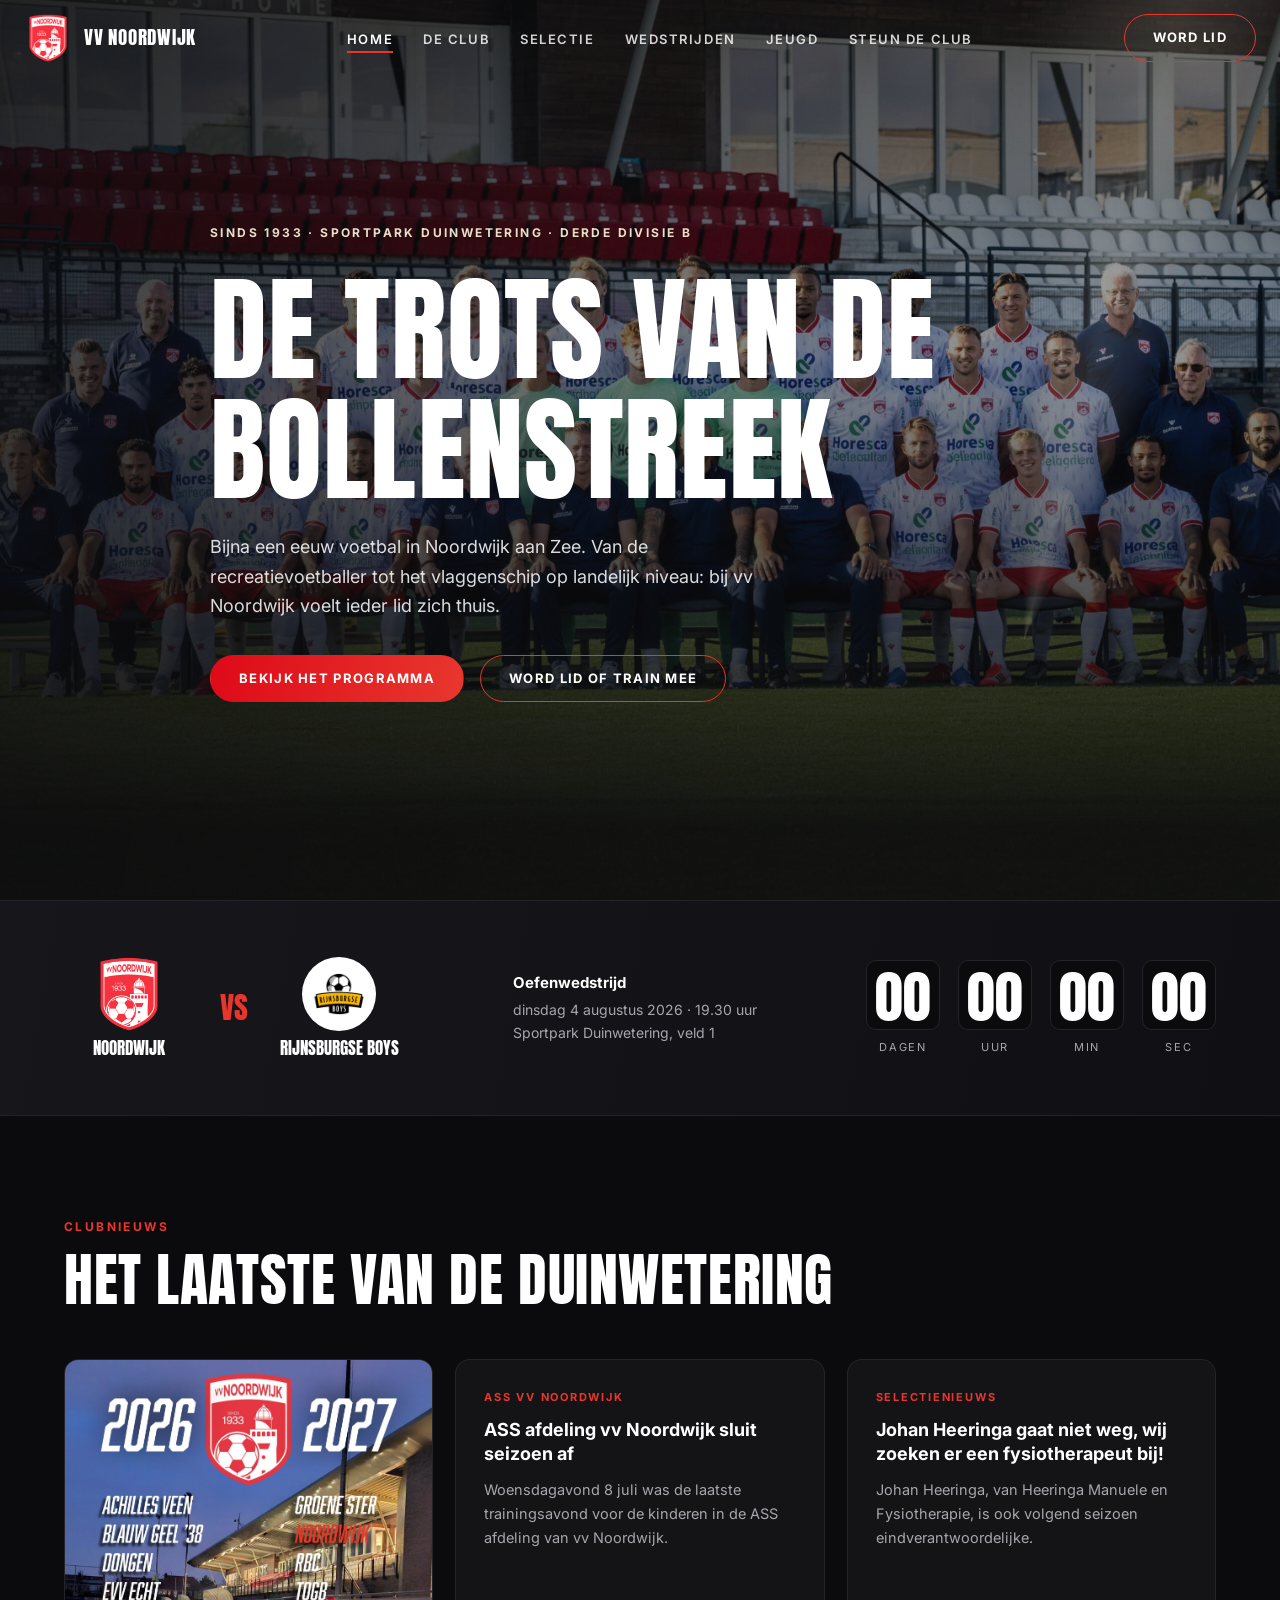
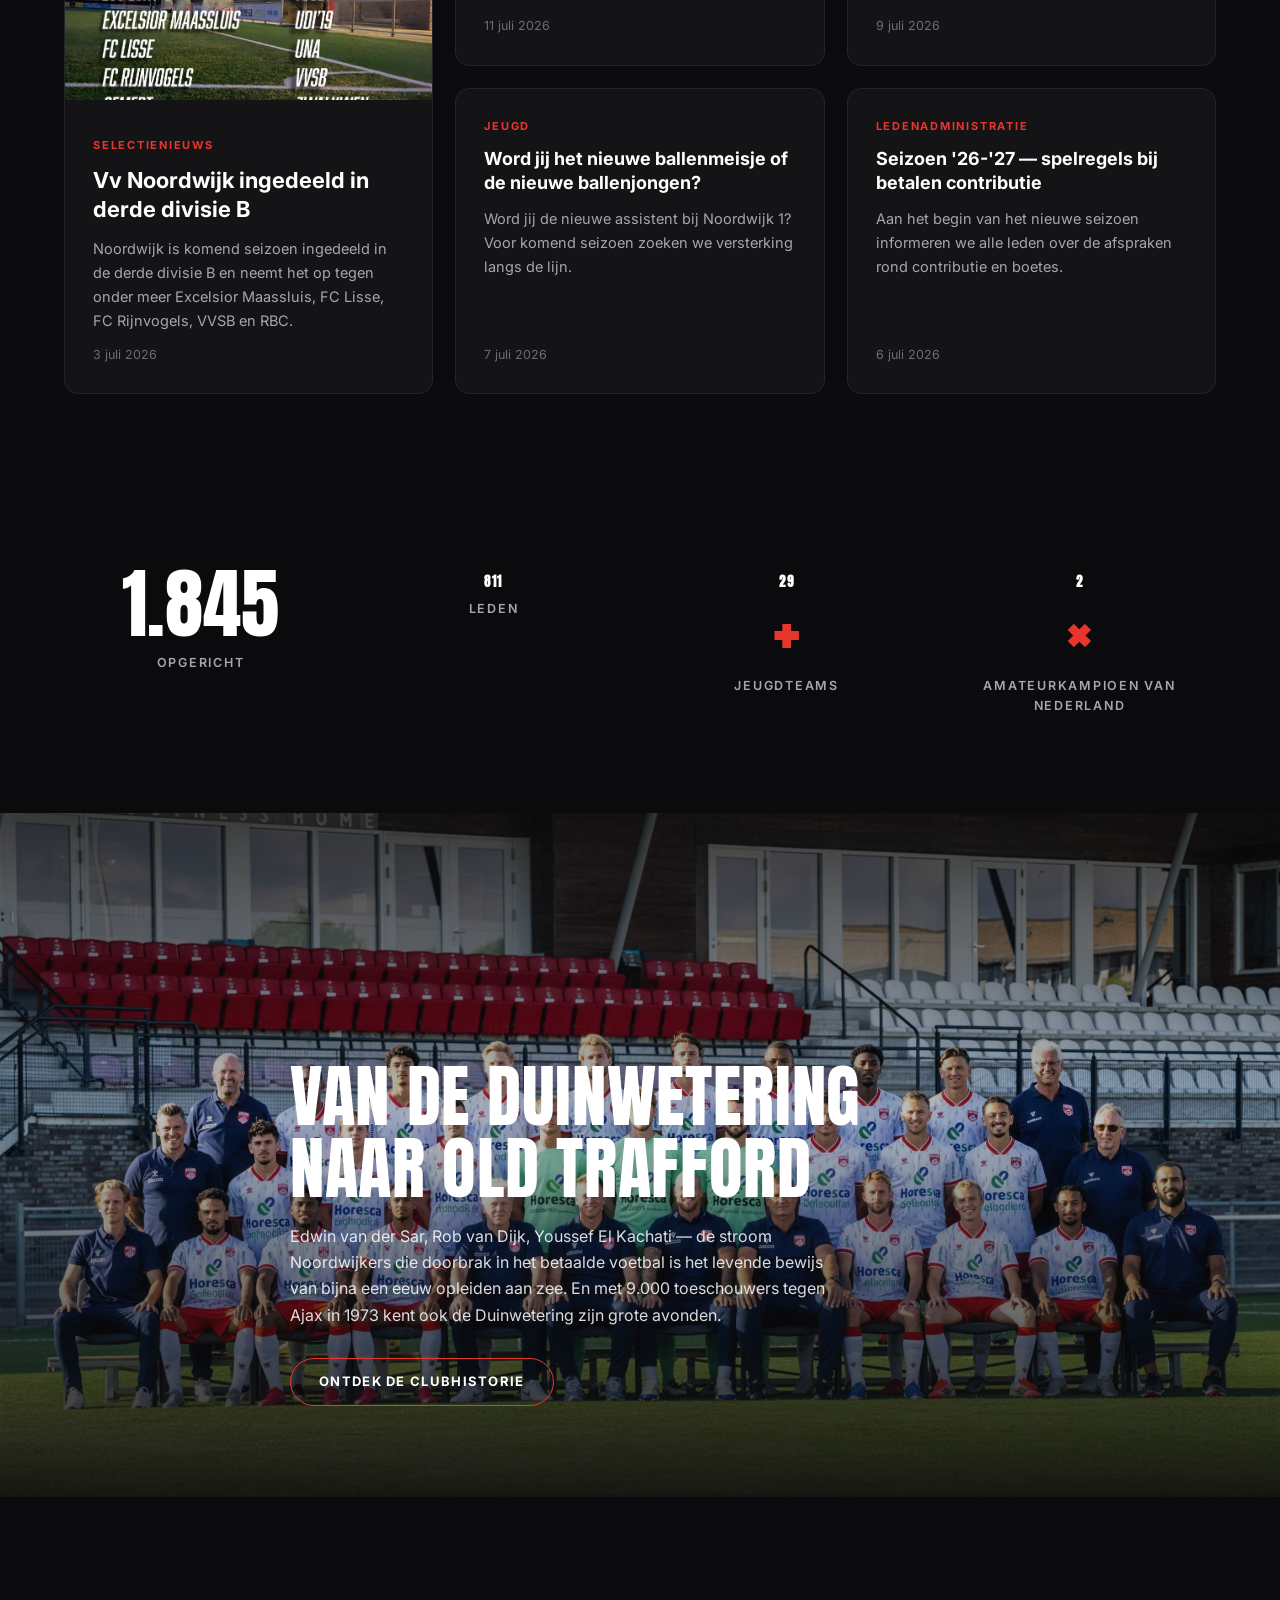
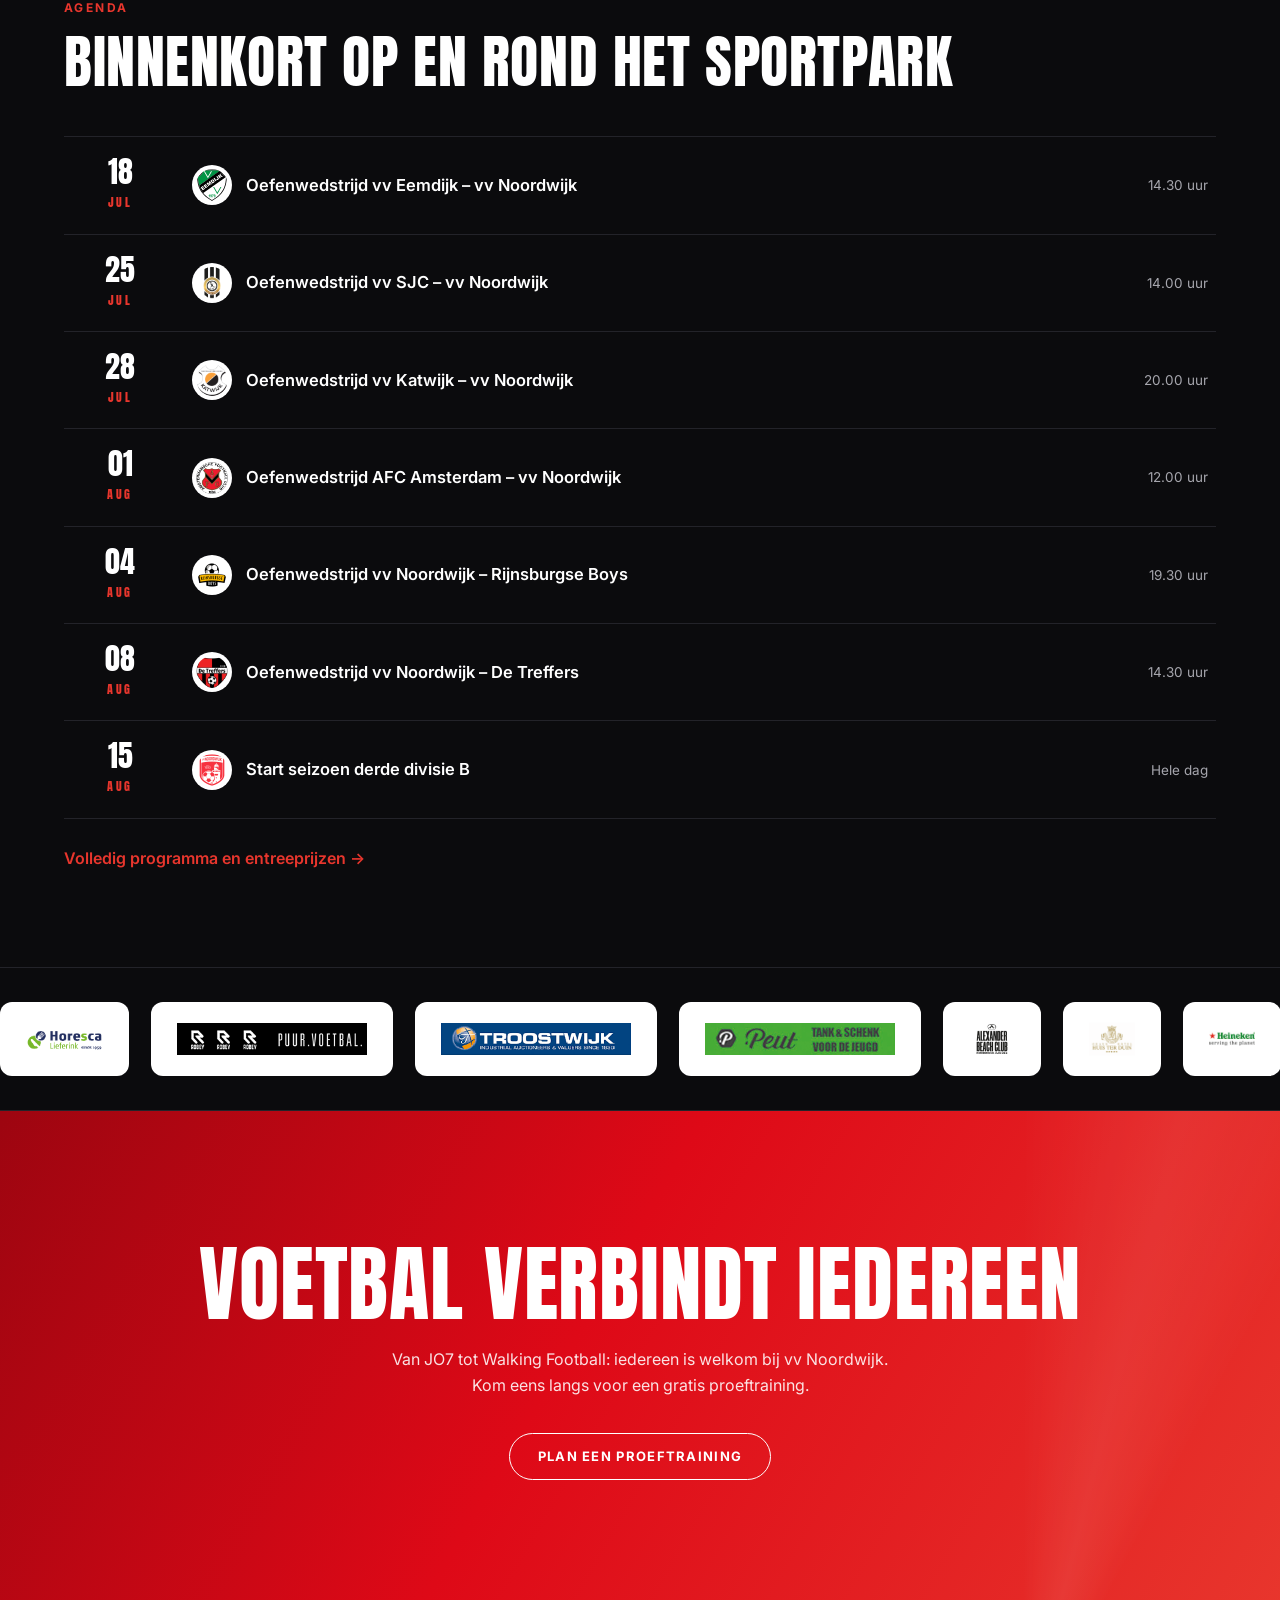
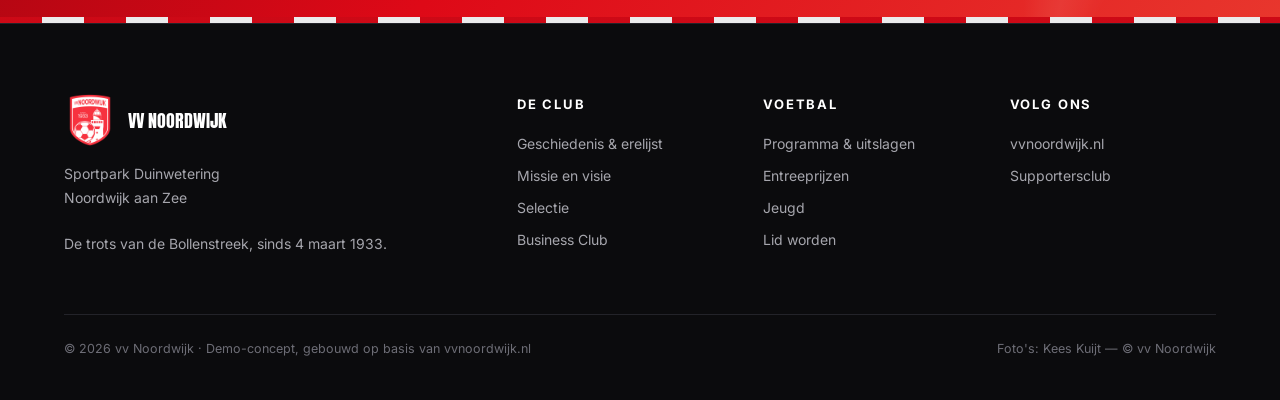
<file: index.html>
<!DOCTYPE html>
<html lang="nl">
<head>
<meta charset="UTF-8">
<meta name="viewport" content="width=device-width, initial-scale=1.0">
<title>vv Noordwijk — De trots van de Bollenstreek</title>
<meta name="description" content="Voetbalvereniging Noordwijk, sinds 1933. Derde divisie B, Sportpark Duinwetering, Noordwijk aan Zee.">
<link rel="icon" href="assets/logo-512.png">
<link rel="preconnect" href="https://fonts.googleapis.com">
<link rel="preconnect" href="https://fonts.gstatic.com" crossorigin>
<link href="https://fonts.googleapis.com/css2?family=Anton&family=Inter:wght@400;600;700&display=swap" rel="stylesheet">
<link rel="stylesheet" href="assets/style.css">
</head>
<body>

<nav class="nav">
  <div class="nav-inner">
    <a class="nav-logo" href="index.html">
      <img src="assets/logo-512.png" alt="vv Noordwijk">
      <span>vv Noordwijk</span>
    </a>
    <ul class="nav-links">
      <li><a href="index.html" class="actief">Home</a></li>
      <li><a href="club.html">De club</a></li>
      <li><a href="selectie.html">Selectie</a></li>
      <li><a href="wedstrijden.html">Wedstrijden</a></li>
      <li><a href="jeugd.html">Jeugd</a></li>
      <li><a href="steun.html">Steun de club</a></li>
    </ul>
    <a class="knop" href="jeugd.html#lidworden">Word lid</a>
    <button class="nav-burger" aria-label="Menu"><span></span><span></span><span></span></button>
  </div>
</nav>
<div class="mobiel-menu">
  <a href="index.html" class="actief">Home</a>
  <a href="club.html">De club</a>
  <a href="selectie.html">Selectie</a>
  <a href="wedstrijden.html">Wedstrijden</a>
  <a href="jeugd.html">Jeugd</a>
  <a href="steun.html">Steun de club</a>
</div>

<!-- HERO -->
<header class="hero korrel">
  <div class="hero-bg" style="background-image:url('assets/elftal-hero.jpg')"></div>
  <div class="hero-tint"></div>
  <div class="lichtbundel"></div>
  <div class="wrap hero-inhoud">
    <span class="kicker kicker--zand" style="opacity:0;animation:zachtIn .8s ease .25s forwards">Sinds 1933 &middot; Sportpark Duinwetering &middot; Derde divisie B</span>
    <h1 data-woorden>De trots van de Bollenstreek</h1>
    <p class="hero-sub">Bijna een eeuw voetbal in Noordwijk aan Zee. Van de recreatievoetballer tot het vlaggenschip op landelijk niveau: bij vv Noordwijk voelt ieder lid zich thuis.</p>
    <div class="hero-ctas">
      <a class="knop knop--vol" href="wedstrijden.html">Bekijk het programma</a>
      <a class="knop" href="jeugd.html#lidworden">Word lid of train mee</a>
    </div>
  </div>
  <div class="hero-scroll"></div>
</header>

<!-- VOLGENDE WEDSTRIJD -->
<section class="wedstrijdbalk">
  <div class="wrap wedstrijdbalk-inner" data-countdown="2026-08-04T19:30:00+02:00">
    <div class="affiche">
      <div class="team">
        <img src="assets/logo-512.png" alt="vv Noordwijk">
        <span>Noordwijk</span>
      </div>
      <div class="vs">VS</div>
      <div class="team">
        <img class="clublogo" src="assets/clubs/rijnsburgse-boys.jpg" alt="Rijnsburgse Boys">
        <span>Rijnsburgse Boys</span>
      </div>
    </div>
    <div class="wedstrijd-meta">
      <strong>Oefenwedstrijd</strong>
      dinsdag 4 augustus 2026 &middot; 19.30 uur<br>
      Sportpark Duinwetering, veld 1
    </div>
    <div class="countdown">
      <div class="count-item"><b data-cd-d>00</b><span>Dagen</span></div>
      <div class="count-item"><b data-cd-u>00</b><span>Uur</span></div>
      <div class="count-item"><b data-cd-m>00</b><span>Min</span></div>
      <div class="count-item"><b data-cd-s>00</b><span>Sec</span></div>
    </div>
  </div>
</section>

<!-- NIEUWS -->
<section class="sectie">
  <div class="wrap">
    <span class="kicker reveal">Clubnieuws</span>
    <h2 class="sectie-kop reveal">Het laatste van de Duinwetering</h2>
    <div class="nieuws-grid">
      <article class="nieuws-kaart nieuws-kaart--groot reveal">
        <div class="foto"><img src="assets/derde-divisie.jpeg" alt="vv Noordwijk ingedeeld in derde divisie B" loading="lazy"></div>
        <div class="inhoud">
          <span class="cat">Selectienieuws</span>
          <h3>Vv Noordwijk ingedeeld in derde divisie B</h3>
          <p>Noordwijk is komend seizoen ingedeeld in de derde divisie B en neemt het op tegen onder meer Excelsior Maassluis, FC Lisse, FC Rijnvogels, VVSB en RBC.</p>
          <time>3 juli 2026</time>
        </div>
      </article>
      <article class="nieuws-kaart reveal">
        <span class="cat">ASS vv Noordwijk</span>
        <h3>ASS afdeling vv Noordwijk sluit seizoen af</h3>
        <p>Woensdagavond 8 juli was de laatste trainingsavond voor de kinderen in de ASS afdeling van vv Noordwijk.</p>
        <time>11 juli 2026</time>
      </article>
      <article class="nieuws-kaart reveal">
        <span class="cat">Selectienieuws</span>
        <h3>Johan Heeringa gaat niet weg, wij zoeken er een fysiotherapeut bij!</h3>
        <p>Johan Heeringa, van Heeringa Manuele en Fysiotherapie, is ook volgend seizoen eindverantwoordelijke.</p>
        <time>9 juli 2026</time>
      </article>
      <article class="nieuws-kaart reveal">
        <span class="cat">Jeugd</span>
        <h3>Word jij het nieuwe ballenmeisje of de nieuwe ballenjongen?</h3>
        <p>Word jij de nieuwe assistent bij Noordwijk 1? Voor komend seizoen zoeken we versterking langs de lijn.</p>
        <time>7 juli 2026</time>
      </article>
      <article class="nieuws-kaart reveal">
        <span class="cat">Ledenadministratie</span>
        <h3>Seizoen '26-'27 — spelregels bij betalen contributie</h3>
        <p>Aan het begin van het nieuwe seizoen informeren we alle leden over de afspraken rond contributie en boetes.</p>
        <time>6 juli 2026</time>
      </article>
    </div>
  </div>
</section>

<!-- STATS -->
<section class="sectie" style="padding-top:20px">
  <div class="wrap">
    <div class="stats">
      <div class="stat reveal"><b data-tel="1933">0</b><span>Opgericht</span></div>
      <div class="stat reveal"><b><span data-tel="850">0</span></b><span>Leden</span></div>
      <div class="stat reveal"><b><span data-tel="30">0</span><em>+</em></b><span>Jeugdteams</span></div>
      <div class="stat reveal"><b><span data-tel="2">0</span><em>&times;</em></b><span>Amateurkampioen van Nederland</span></div>
    </div>
  </div>
</section>

<!-- SHOWCASE / GESCHIEDENIS-TEASER -->
<section class="showcase korrel">
  <div class="showcase-bg" style="background-image:url('assets/elftal-hero.jpg')"></div>
  <div class="showcase-tint"></div>
  <div class="wrap">
    <span class="kicker kicker--zand reveal">Glansrijke historie</span>
    <h2 class="reveal">Van de Duinwetering naar Old Trafford</h2>
    <p class="reveal" style="max-width:560px;margin:18px 0 30px;color:rgba(255,255,255,.85)">
      Edwin van der Sar, Rob van Dijk, Youssef El Kachati &mdash; de stroom Noordwijkers die doorbrak in het betaalde voetbal is het levende bewijs van bijna een eeuw opleiden aan zee. En met 9.000 toeschouwers tegen Ajax in 1973 kent ook de Duinwetering zijn grote avonden.
    </p>
    <a class="knop reveal" href="club.html">Ontdek de clubhistorie</a>
  </div>
</section>

<!-- AGENDA -->
<section class="sectie">
  <div class="wrap">
    <span class="kicker reveal">Agenda</span>
    <h2 class="sectie-kop reveal">Binnenkort op en rond het sportpark</h2>
    <div class="agenda-lijst">
      <div class="agenda-rij reveal">
        <div class="agenda-datum"><b>18</b><span>JUL</span></div>
        <h3><img class="clubje" src="assets/clubs/eemdijk.svg" alt="vv Eemdijk">Oefenwedstrijd vv Eemdijk &ndash; vv Noordwijk</h3>
        <span class="tijd">14.30 uur</span>
      </div>
      <div class="agenda-rij reveal">
        <div class="agenda-datum"><b>25</b><span>JUL</span></div>
        <h3><img class="clubje" src="assets/clubs/sjc.png" alt="vv SJC">Oefenwedstrijd vv SJC &ndash; vv Noordwijk</h3>
        <span class="tijd">14.00 uur</span>
      </div>
      <div class="agenda-rij reveal">
        <div class="agenda-datum"><b>28</b><span>JUL</span></div>
        <h3><img class="clubje" src="assets/clubs/katwijk.png" alt="vv Katwijk">Oefenwedstrijd vv Katwijk &ndash; vv Noordwijk</h3>
        <span class="tijd">20.00 uur</span>
      </div>
      <div class="agenda-rij reveal">
        <div class="agenda-datum"><b>01</b><span>AUG</span></div>
        <h3><img class="clubje" src="assets/clubs/afc.png" alt="AFC Amsterdam">Oefenwedstrijd AFC Amsterdam &ndash; vv Noordwijk</h3>
        <span class="tijd">12.00 uur</span>
      </div>
      <div class="agenda-rij reveal">
        <div class="agenda-datum"><b>04</b><span>AUG</span></div>
        <h3><img class="clubje" src="assets/clubs/rijnsburgse-boys.jpg" alt="Rijnsburgse Boys">Oefenwedstrijd vv Noordwijk &ndash; Rijnsburgse Boys</h3>
        <span class="tijd">19.30 uur</span>
      </div>
      <div class="agenda-rij reveal">
        <div class="agenda-datum"><b>08</b><span>AUG</span></div>
        <h3><img class="clubje" src="assets/clubs/de-treffers.png" alt="De Treffers">Oefenwedstrijd vv Noordwijk &ndash; De Treffers</h3>
        <span class="tijd">14.30 uur</span>
      </div>
      <div class="agenda-rij reveal">
        <div class="agenda-datum"><b>15</b><span>AUG</span></div>
        <h3><img class="clubje" src="assets/logo-512.png" alt="vv Noordwijk">Start seizoen derde divisie B</h3>
        <span class="tijd">Hele dag</span>
      </div>
    </div>
    <p class="reveal" style="margin-top:26px"><a href="wedstrijden.html" style="color:var(--rood-licht);font-weight:600">Volledig programma en entreeprijzen &rarr;</a></p>
  </div>
</section>

<!-- SPONSORS -->
<div class="marquee-sectie">
  <div class="marquee marquee--logos" aria-label="Partners van vv Noordwijk">
    <div class="logo-pill"><img src="assets/sponsors/horesca.png" alt="Horesca Lieferink"></div>
    <div class="logo-pill"><img src="assets/sponsors/Robey-banner.png" alt="Robey Sportswear"></div>
    <div class="logo-pill"><img src="assets/sponsors/Troostwijk-banner-2.png" alt="Troostwijk"></div>
    <div class="logo-pill"><img src="assets/sponsors/peut-banner-1.png" alt="Peut"></div>
    <div class="logo-pill"><img src="assets/sponsors/alexander-beach.jpg" alt="Alexander Beach Club"></div>
    <div class="logo-pill"><img src="assets/sponsors/huis-ter-duin.png" alt="Grand Hotel Huis ter Duin"></div>
    <div class="logo-pill"><img src="assets/sponsors/heineken.png" alt="Heineken"></div>
    <div class="logo-pill"><img src="assets/sponsors/van-der-sar.jpg" alt="Edwin van der Sar Foundation"></div>
    <div class="logo-pill"><img src="assets/sponsors/horesca.png" alt=""></div>
    <div class="logo-pill"><img src="assets/sponsors/Robey-banner.png" alt=""></div>
    <div class="logo-pill"><img src="assets/sponsors/Troostwijk-banner-2.png" alt=""></div>
    <div class="logo-pill"><img src="assets/sponsors/peut-banner-1.png" alt=""></div>
    <div class="logo-pill"><img src="assets/sponsors/alexander-beach.jpg" alt=""></div>
    <div class="logo-pill"><img src="assets/sponsors/huis-ter-duin.png" alt=""></div>
    <div class="logo-pill"><img src="assets/sponsors/heineken.png" alt=""></div>
    <div class="logo-pill"><img src="assets/sponsors/van-der-sar.jpg" alt=""></div>
  </div>
</div>

<!-- CTA -->
<section class="cta-sectie">
  <div class="lichtbundel"></div>
  <h2>Voetbal verbindt iedereen</h2>
  <p>Van JO7 tot Walking Football: iedereen is welkom bij vv Noordwijk. Kom eens langs voor een gratis proeftraining.</p>
  <a class="knop" href="jeugd.html#lidworden">Plan een proeftraining</a>
</section>

<div class="strepen"></div>

<!-- FOOTER -->
<footer class="footer">
  <div class="wrap">
    <div class="footer-grid">
      <div>
        <div class="footer-logo">
          <img src="assets/logo-512.png" alt="vv Noordwijk">
          <span>vv Noordwijk</span>
        </div>
        <p>Sportpark Duinwetering<br>Noordwijk aan Zee<br><br>De trots van de Bollenstreek, sinds 4 maart 1933.</p>
      </div>
      <div>
        <h4>De club</h4>
        <ul>
          <li><a href="club.html">Geschiedenis &amp; erelijst</a></li>
          <li><a href="club.html#missie">Missie en visie</a></li>
          <li><a href="selectie.html">Selectie</a></li>
          <li><a href="steun.html">Business Club</a></li>
        </ul>
      </div>
      <div>
        <h4>Voetbal</h4>
        <ul>
          <li><a href="wedstrijden.html">Programma &amp; uitslagen</a></li>
          <li><a href="wedstrijden.html#tickets">Entreeprijzen</a></li>
          <li><a href="jeugd.html">Jeugd</a></li>
          <li><a href="jeugd.html#lidworden">Lid worden</a></li>
        </ul>
      </div>
      <div>
        <h4>Volg ons</h4>
        <ul>
          <li><a href="https://www.vvnoordwijk.nl" target="_blank" rel="noopener">vvnoordwijk.nl</a></li>
          <li><a href="https://scvvnoordwijk.nl" target="_blank" rel="noopener">Supportersclub</a></li>
        </ul>
      </div>
    </div>
    <div class="footer-onder">
      <span>&copy; 2026 vv Noordwijk &middot; Demo-concept, gebouwd op basis van vvnoordwijk.nl</span>
      <span>Foto's: Kees Kuijt &mdash; &copy; vv Noordwijk</span>
    </div>
  </div>
</footer>

<script src="assets/site.js"></script>
</body>
</html>
</file>
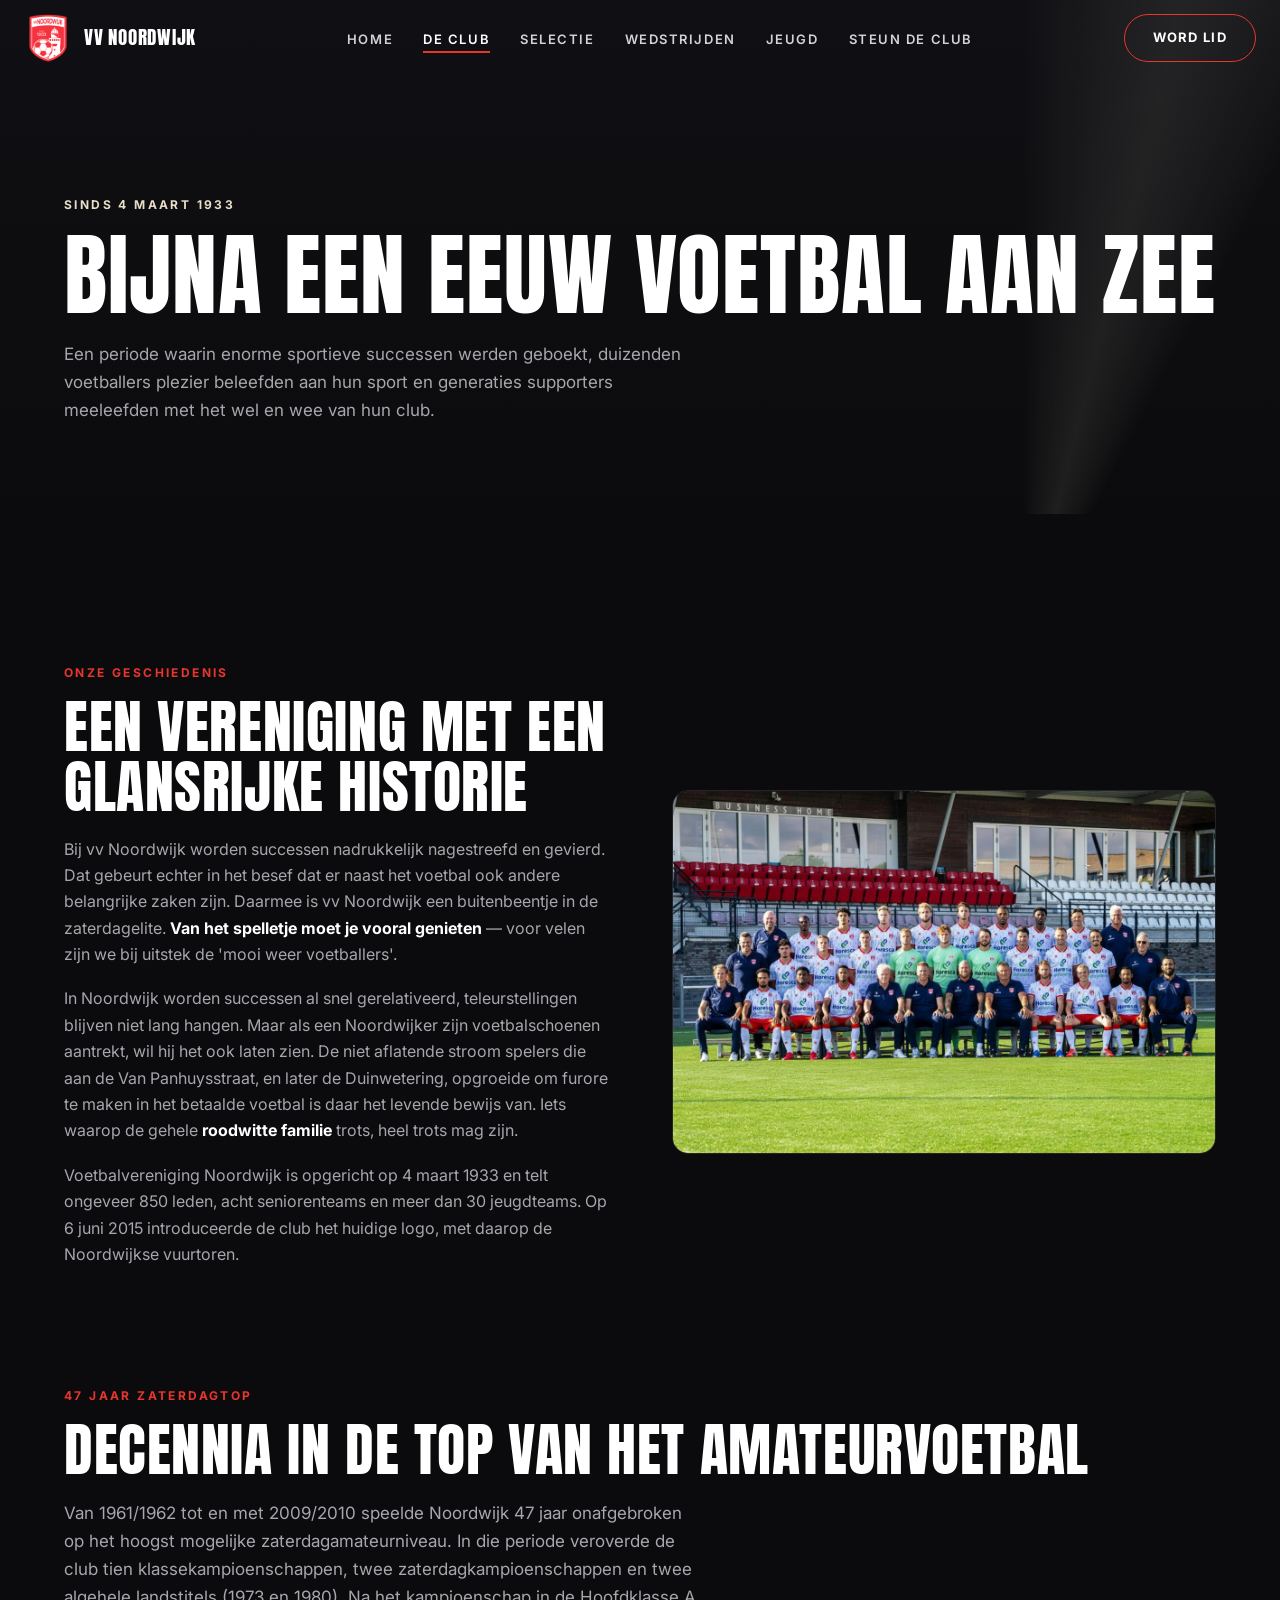
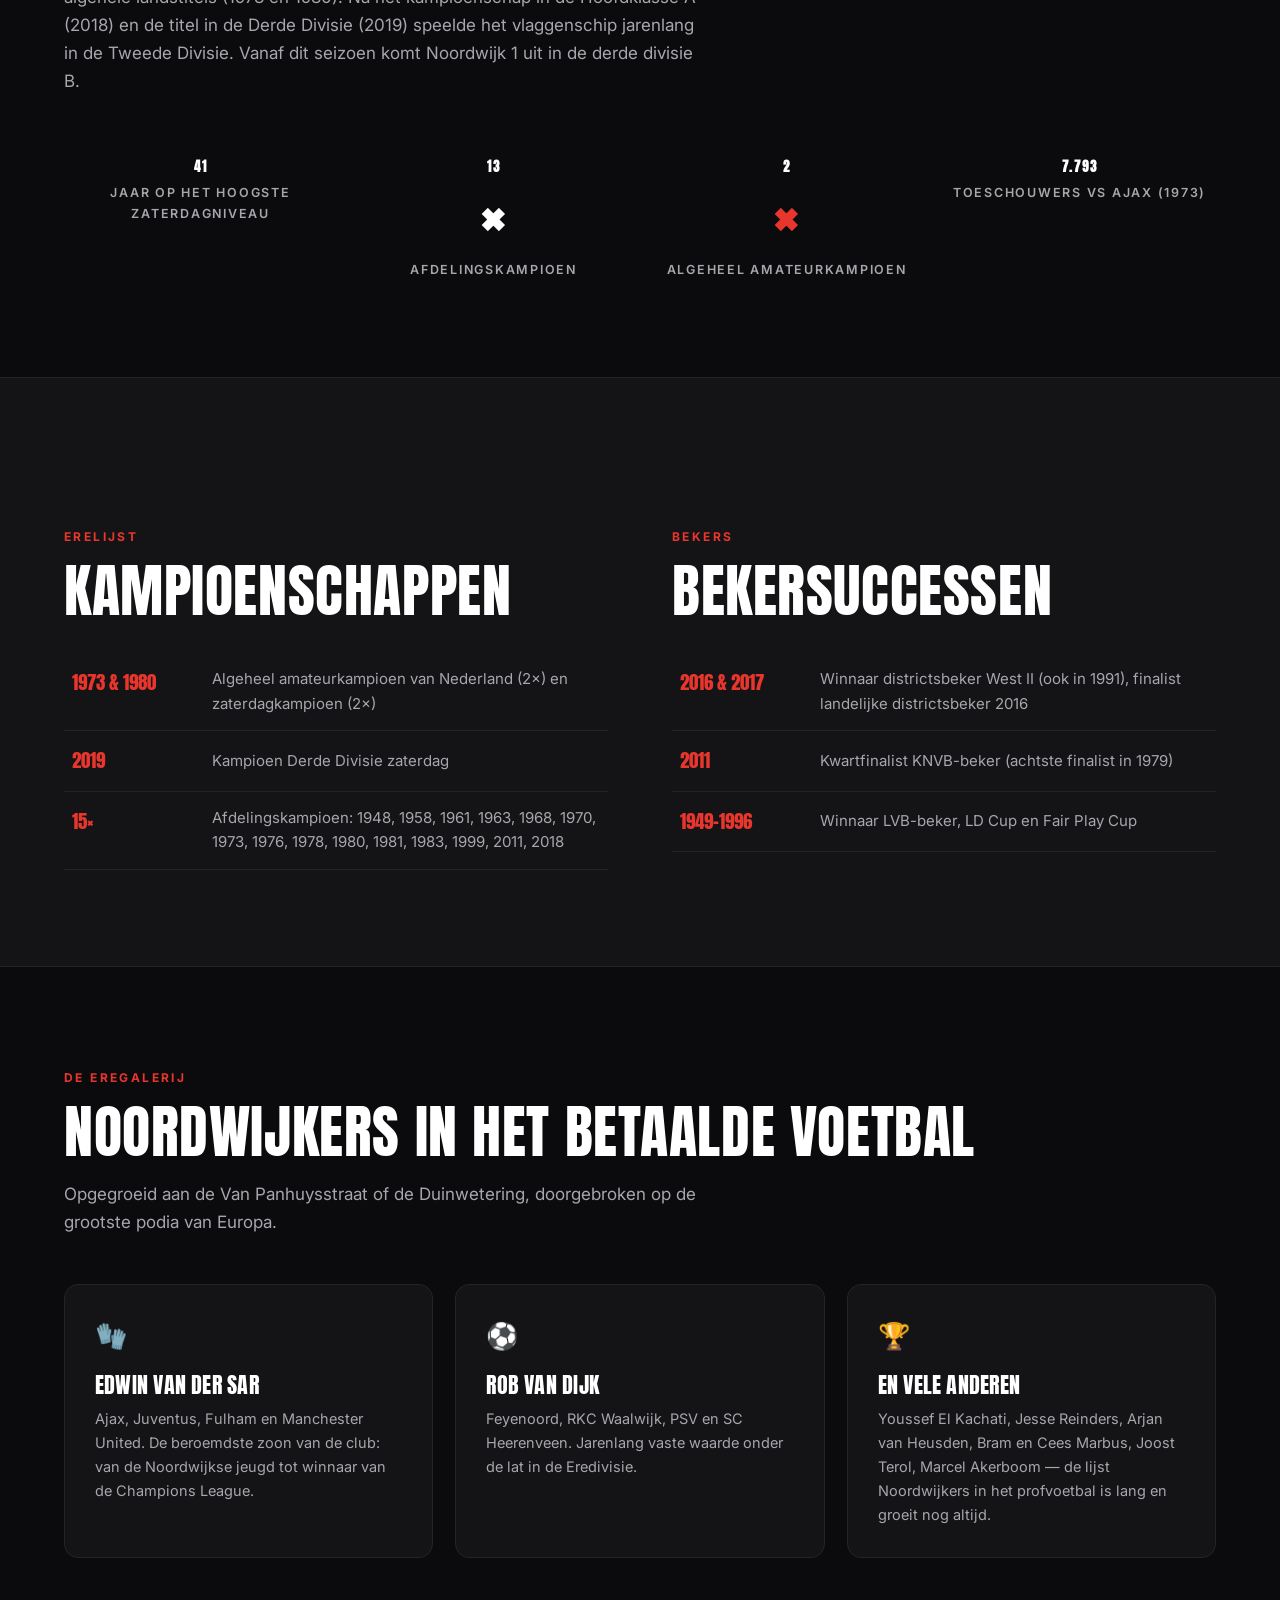
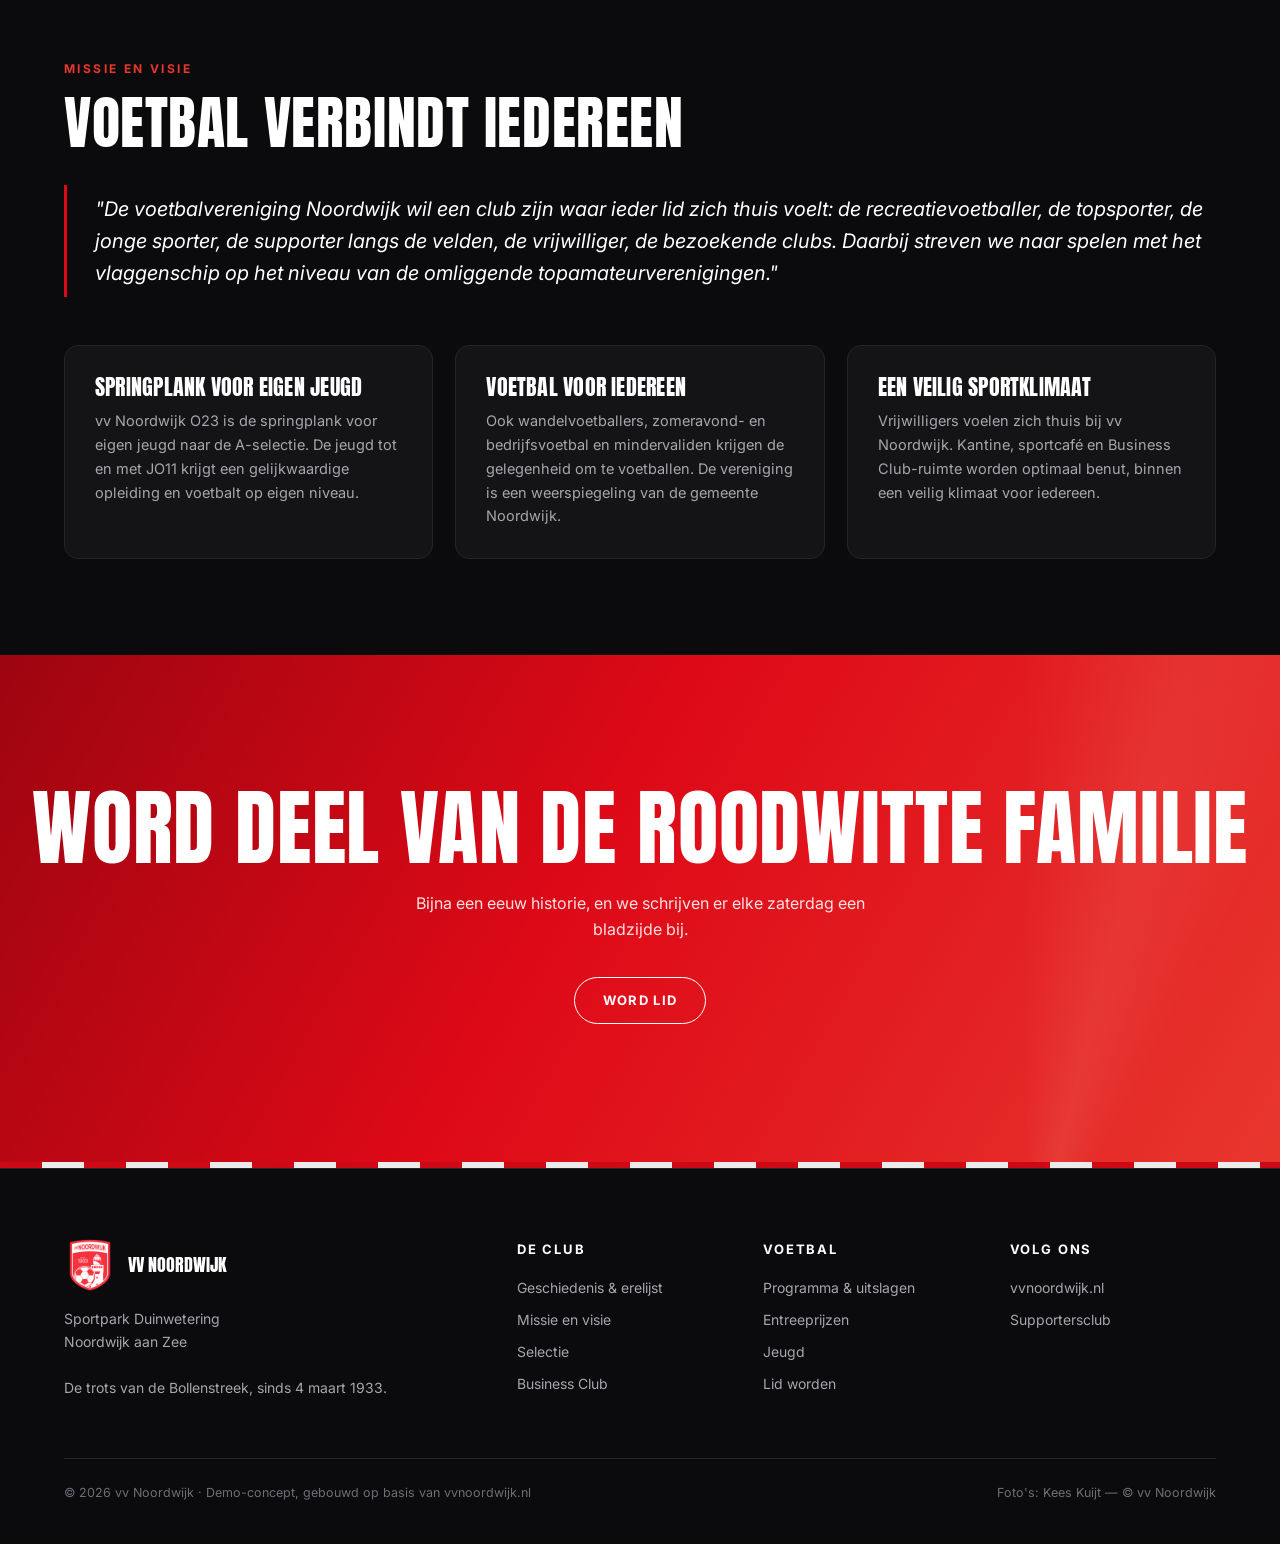
<file: club.html>
<!DOCTYPE html>
<html lang="nl">
<head>
<meta charset="UTF-8">
<meta name="viewport" content="width=device-width, initial-scale=1.0">
<title>De club — vv Noordwijk</title>
<meta name="description" content="Geschiedenis, erelijst en missie van vv Noordwijk. Bijna een eeuw voetbal in Noordwijk aan Zee.">
<link rel="icon" href="assets/logo-512.png">
<link rel="preconnect" href="https://fonts.googleapis.com">
<link rel="preconnect" href="https://fonts.gstatic.com" crossorigin>
<link href="https://fonts.googleapis.com/css2?family=Anton&family=Inter:wght@400;600;700&display=swap" rel="stylesheet">
<link rel="stylesheet" href="assets/style.css">
</head>
<body>

<nav class="nav">
  <div class="nav-inner">
    <a class="nav-logo" href="index.html">
      <img src="assets/logo-512.png" alt="vv Noordwijk">
      <span>vv Noordwijk</span>
    </a>
    <ul class="nav-links">
      <li><a href="index.html">Home</a></li>
      <li><a href="club.html" class="actief">De club</a></li>
      <li><a href="selectie.html">Selectie</a></li>
      <li><a href="wedstrijden.html">Wedstrijden</a></li>
      <li><a href="jeugd.html">Jeugd</a></li>
      <li><a href="steun.html">Steun de club</a></li>
    </ul>
    <a class="knop" href="jeugd.html#lidworden">Word lid</a>
    <button class="nav-burger" aria-label="Menu"><span></span><span></span><span></span></button>
  </div>
</nav>
<div class="mobiel-menu">
  <a href="index.html">Home</a>
  <a href="club.html" class="actief">De club</a>
  <a href="selectie.html">Selectie</a>
  <a href="wedstrijden.html">Wedstrijden</a>
  <a href="jeugd.html">Jeugd</a>
  <a href="steun.html">Steun de club</a>
</div>

<header class="pagina-hero">
  <div class="lichtbundel"></div>
  <div class="wrap">
    <span class="kicker kicker--zand">Sinds 4 maart 1933</span>
    <h1 data-woorden>Bijna een eeuw voetbal aan zee</h1>
    <p>Een periode waarin enorme sportieve successen werden geboekt, duizenden voetballers plezier beleefden aan hun sport en generaties supporters meeleefden met het wel en wee van hun club.</p>
  </div>
</header>

<!-- GESCHIEDENIS -->
<section class="sectie">
  <div class="wrap">
    <div class="twee-kolom">
      <div class="proza">
        <span class="kicker reveal">Onze geschiedenis</span>
        <h2 class="sectie-kop reveal">Een vereniging met een glansrijke historie</h2>
        <div class="reveal">
          <p>Bij vv Noordwijk worden successen nadrukkelijk nagestreefd en gevierd. Dat gebeurt echter in het besef dat er naast het voetbal ook andere belangrijke zaken zijn. Daarmee is vv Noordwijk een buitenbeentje in de zaterdagelite. <strong>Van het spelletje moet je vooral genieten</strong> &mdash; voor velen zijn we bij uitstek de 'mooi weer voetballers'.</p>
          <p>In Noordwijk worden successen al snel gerelativeerd, teleurstellingen blijven niet lang hangen. Maar als een Noordwijker zijn voetbalschoenen aantrekt, wil hij het ook laten zien. De niet aflatende stroom spelers die aan de Van Panhuysstraat, en later de Duinwetering, opgroeide om furore te maken in het betaalde voetbal is daar het levende bewijs van. Iets waarop de gehele <strong>roodwitte familie</strong> trots, heel trots mag zijn.</p>
          <p>Voetbalvereniging Noordwijk is opgericht op 4 maart 1933 en telt ongeveer 850 leden, acht seniorenteams en meer dan 30 jeugdteams. Op 6 juni 2015 introduceerde de club het huidige logo, met daarop de Noordwijkse vuurtoren.</p>
        </div>
      </div>
      <div class="foto reveal-foto">
        <img src="assets/elftal-hero.jpg" alt="Selectie vv Noordwijk voor de tribune van Sportpark Duinwetering" loading="lazy">
      </div>
    </div>
  </div>
</section>

<!-- HOOGTEPUNTEN -->
<section class="sectie" style="padding-top:0">
  <div class="wrap">
    <span class="kicker reveal">47 jaar zaterdagtop</span>
    <h2 class="sectie-kop reveal">Decennia in de top van het amateurvoetbal</h2>
    <p class="sectie-intro reveal">Van 1961/1962 tot en met 2009/2010 speelde Noordwijk 47 jaar onafgebroken op het hoogst mogelijke zaterdagamateurniveau. In die periode veroverde de club tien klassekampioenschappen, twee zaterdagkampioenschappen en twee algehele landstitels (1973 en 1980). Na het kampioenschap in de Hoofdklasse A (2018) en de titel in de Derde Divisie (2019) speelde het vlaggenschip jarenlang in de Tweede Divisie. Vanaf dit seizoen komt Noordwijk 1 uit in de derde divisie B.</p>
    <div class="stats">
      <div class="stat reveal"><b><span data-tel="47">0</span></b><span>Jaar op het hoogste zaterdagniveau</span></div>
      <div class="stat reveal"><b><span data-tel="15">0</span>&times;</b><span>Afdelingskampioen</span></div>
      <div class="stat reveal"><b><span data-tel="2">0</span><em>&times;</em></b><span>Algeheel amateurkampioen</span></div>
      <div class="stat reveal"><b><span data-tel="9000">0</span></b><span>Toeschouwers vs Ajax (1973)</span></div>
    </div>
  </div>
</section>

<!-- ERELIJST -->
<section class="sectie" style="background:var(--paneel);border-top:1px solid var(--paneel-rand);border-bottom:1px solid var(--paneel-rand)">
  <div class="wrap">
    <div class="twee-kolom" style="align-items:start">
      <div>
        <span class="kicker reveal">Erelijst</span>
        <h2 class="sectie-kop reveal">Kampioenschappen</h2>
        <ul class="erelijst">
          <li class="reveal"><b>1973 &amp; 1980</b><span>Algeheel amateurkampioen van Nederland (2&times;) en zaterdagkampioen (2&times;)</span></li>
          <li class="reveal"><b>2019</b><span>Kampioen Derde Divisie zaterdag</span></li>
          <li class="reveal"><b>15&times;</b><span>Afdelingskampioen: 1948, 1958, 1961, 1963, 1968, 1970, 1973, 1976, 1978, 1980, 1981, 1983, 1999, 2011, 2018</span></li>
        </ul>
      </div>
      <div>
        <span class="kicker reveal">Bekers</span>
        <h2 class="sectie-kop reveal">Bekersuccessen</h2>
        <ul class="erelijst">
          <li class="reveal"><b>2016 &amp; 2017</b><span>Winnaar districtsbeker West II (ook in 1991), finalist landelijke districtsbeker 2016</span></li>
          <li class="reveal"><b>2011</b><span>Kwartfinalist KNVB-beker (achtste finalist in 1979)</span></li>
          <li class="reveal"><b>1949&ndash;1996</b><span>Winnaar LVB-beker, LD Cup en Fair Play Cup</span></li>
        </ul>
      </div>
    </div>
  </div>
</section>

<!-- PROFS -->
<section class="sectie">
  <div class="wrap">
    <span class="kicker reveal">De eregalerij</span>
    <h2 class="sectie-kop reveal">Noordwijkers in het betaalde voetbal</h2>
    <p class="sectie-intro reveal">Opgegroeid aan de Van Panhuysstraat of de Duinwetering, doorgebroken op de grootste podia van Europa.</p>
    <div class="kaarten-3">
      <div class="info-kaart reveal">
        <span class="icoon">&#129508;</span>
        <h3>Edwin van der Sar</h3>
        <p>Ajax, Juventus, Fulham en Manchester United. De beroemdste zoon van de club: van de Noordwijkse jeugd tot winnaar van de Champions League.</p>
      </div>
      <div class="info-kaart reveal">
        <span class="icoon">&#9917;</span>
        <h3>Rob van Dijk</h3>
        <p>Feyenoord, RKC Waalwijk, PSV en SC Heerenveen. Jarenlang vaste waarde onder de lat in de Eredivisie.</p>
      </div>
      <div class="info-kaart reveal">
        <span class="icoon">&#127942;</span>
        <h3>En vele anderen</h3>
        <p>Youssef El Kachati, Jesse Reinders, Arjan van Heusden, Bram en Cees Marbus, Joost Terol, Marcel Akerboom &mdash; de lijst Noordwijkers in het profvoetbal is lang en groeit nog altijd.</p>
      </div>
    </div>
  </div>
</section>

<!-- MISSIE -->
<section class="sectie" id="missie" style="padding-top:0">
  <div class="wrap">
    <span class="kicker reveal">Missie en visie</span>
    <h2 class="sectie-kop reveal">Voetbal verbindt iedereen</h2>
    <blockquote class="missie reveal">
      "De voetbalvereniging Noordwijk wil een club zijn waar ieder lid zich thuis voelt: de recreatievoetballer, de topsporter, de jonge sporter, de supporter langs de velden, de vrijwilliger, de bezoekende clubs. Daarbij streven we naar spelen met het vlaggenschip op het niveau van de omliggende topamateurverenigingen."
    </blockquote>
    <div class="kaarten-3">
      <div class="info-kaart reveal">
        <h3>Springplank voor eigen jeugd</h3>
        <p>vv Noordwijk O23 is de springplank voor eigen jeugd naar de A-selectie. De jeugd tot en met JO11 krijgt een gelijkwaardige opleiding en voetbalt op eigen niveau.</p>
      </div>
      <div class="info-kaart reveal">
        <h3>Voetbal voor iedereen</h3>
        <p>Ook wandelvoetballers, zomeravond- en bedrijfsvoetbal en mindervaliden krijgen de gelegenheid om te voetballen. De vereniging is een weerspiegeling van de gemeente Noordwijk.</p>
      </div>
      <div class="info-kaart reveal">
        <h3>Een veilig sportklimaat</h3>
        <p>Vrijwilligers voelen zich thuis bij vv Noordwijk. Kantine, sportcaf&eacute; en Business Club-ruimte worden optimaal benut, binnen een veilig klimaat voor iedereen.</p>
      </div>
    </div>
  </div>
</section>

<!-- CTA -->
<section class="cta-sectie">
  <div class="lichtbundel"></div>
  <h2>Word deel van de roodwitte familie</h2>
  <p>Bijna een eeuw historie, en we schrijven er elke zaterdag een bladzijde bij.</p>
  <a class="knop" href="jeugd.html#lidworden">Word lid</a>
</section>

<div class="strepen"></div>

<footer class="footer">
  <div class="wrap">
    <div class="footer-grid">
      <div>
        <div class="footer-logo">
          <img src="assets/logo-512.png" alt="vv Noordwijk">
          <span>vv Noordwijk</span>
        </div>
        <p>Sportpark Duinwetering<br>Noordwijk aan Zee<br><br>De trots van de Bollenstreek, sinds 4 maart 1933.</p>
      </div>
      <div>
        <h4>De club</h4>
        <ul>
          <li><a href="club.html">Geschiedenis &amp; erelijst</a></li>
          <li><a href="club.html#missie">Missie en visie</a></li>
          <li><a href="selectie.html">Selectie</a></li>
          <li><a href="steun.html">Business Club</a></li>
        </ul>
      </div>
      <div>
        <h4>Voetbal</h4>
        <ul>
          <li><a href="wedstrijden.html">Programma &amp; uitslagen</a></li>
          <li><a href="wedstrijden.html#tickets">Entreeprijzen</a></li>
          <li><a href="jeugd.html">Jeugd</a></li>
          <li><a href="jeugd.html#lidworden">Lid worden</a></li>
        </ul>
      </div>
      <div>
        <h4>Volg ons</h4>
        <ul>
          <li><a href="https://www.vvnoordwijk.nl" target="_blank" rel="noopener">vvnoordwijk.nl</a></li>
          <li><a href="https://scvvnoordwijk.nl" target="_blank" rel="noopener">Supportersclub</a></li>
        </ul>
      </div>
    </div>
    <div class="footer-onder">
      <span>&copy; 2026 vv Noordwijk &middot; Demo-concept, gebouwd op basis van vvnoordwijk.nl</span>
      <span>Foto's: Kees Kuijt &mdash; &copy; vv Noordwijk</span>
    </div>
  </div>
</footer>

<script src="assets/site.js"></script>
</body>
</html>
</file>
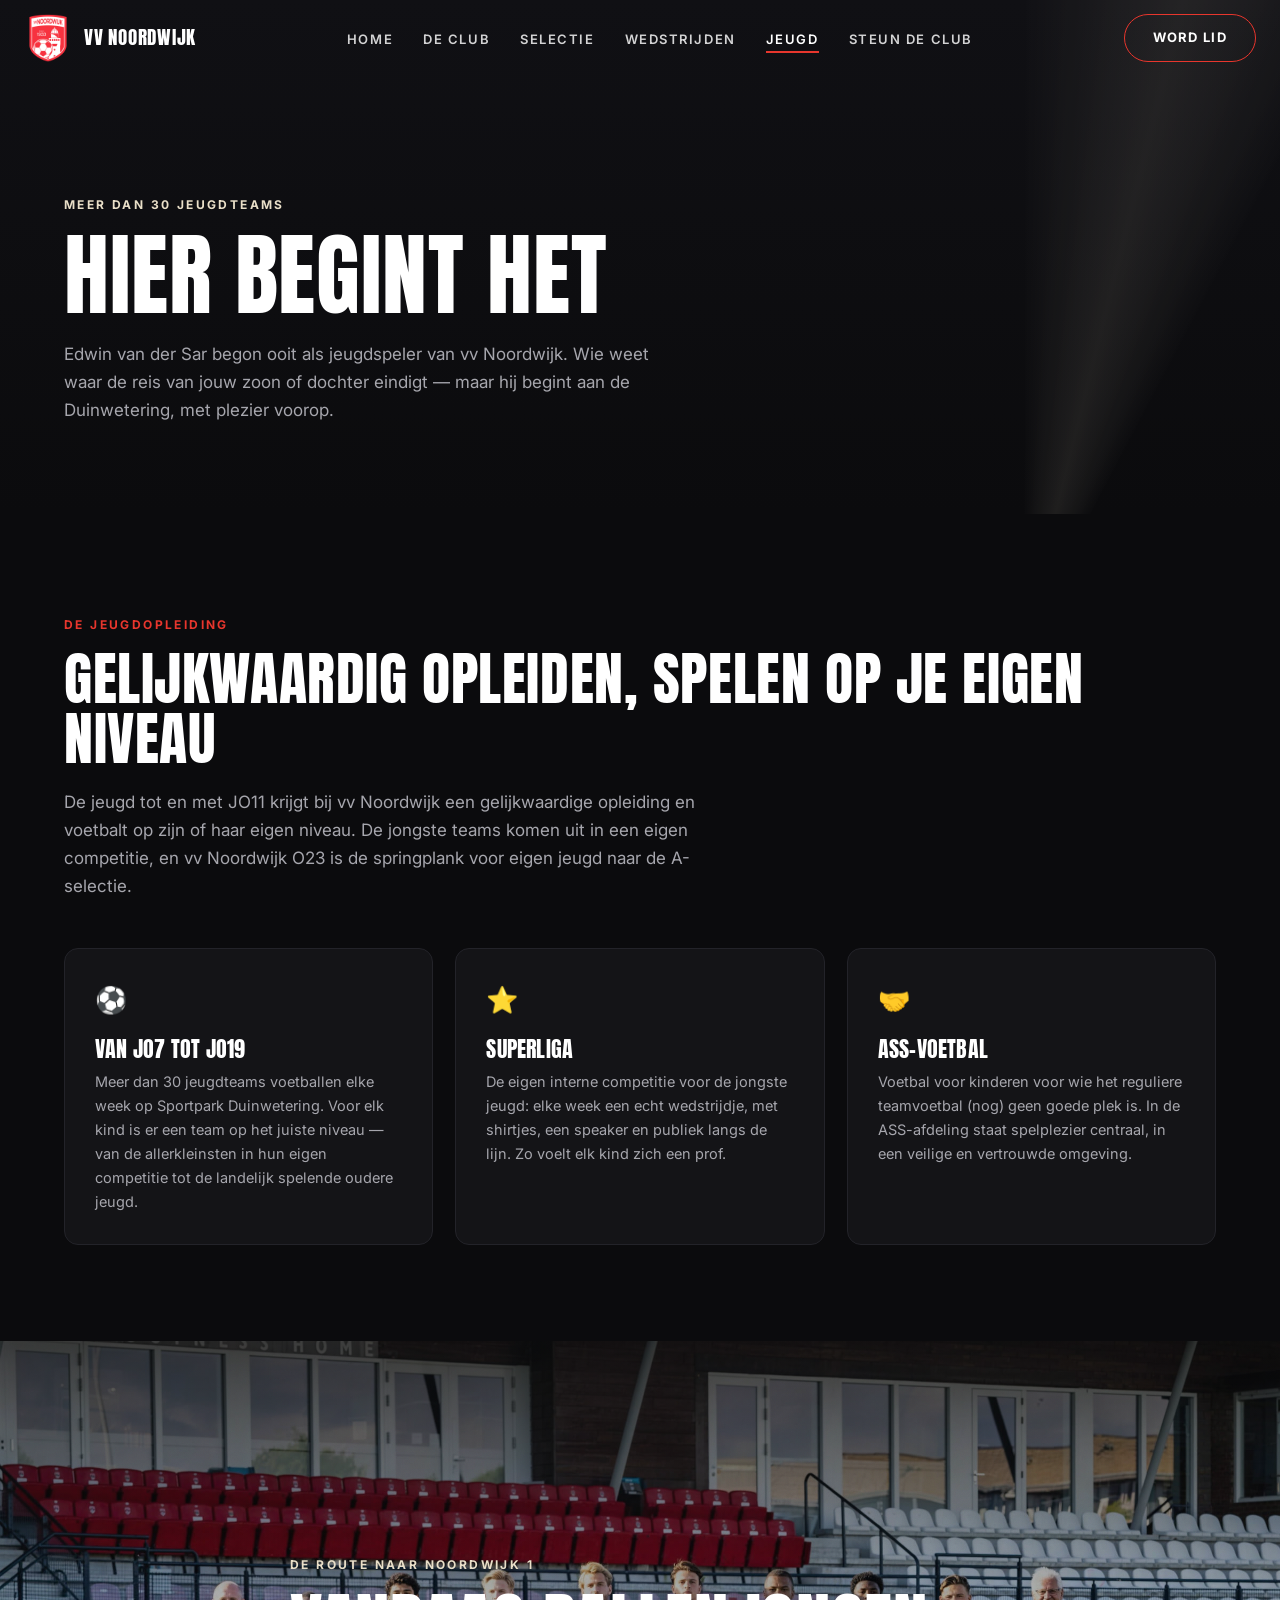
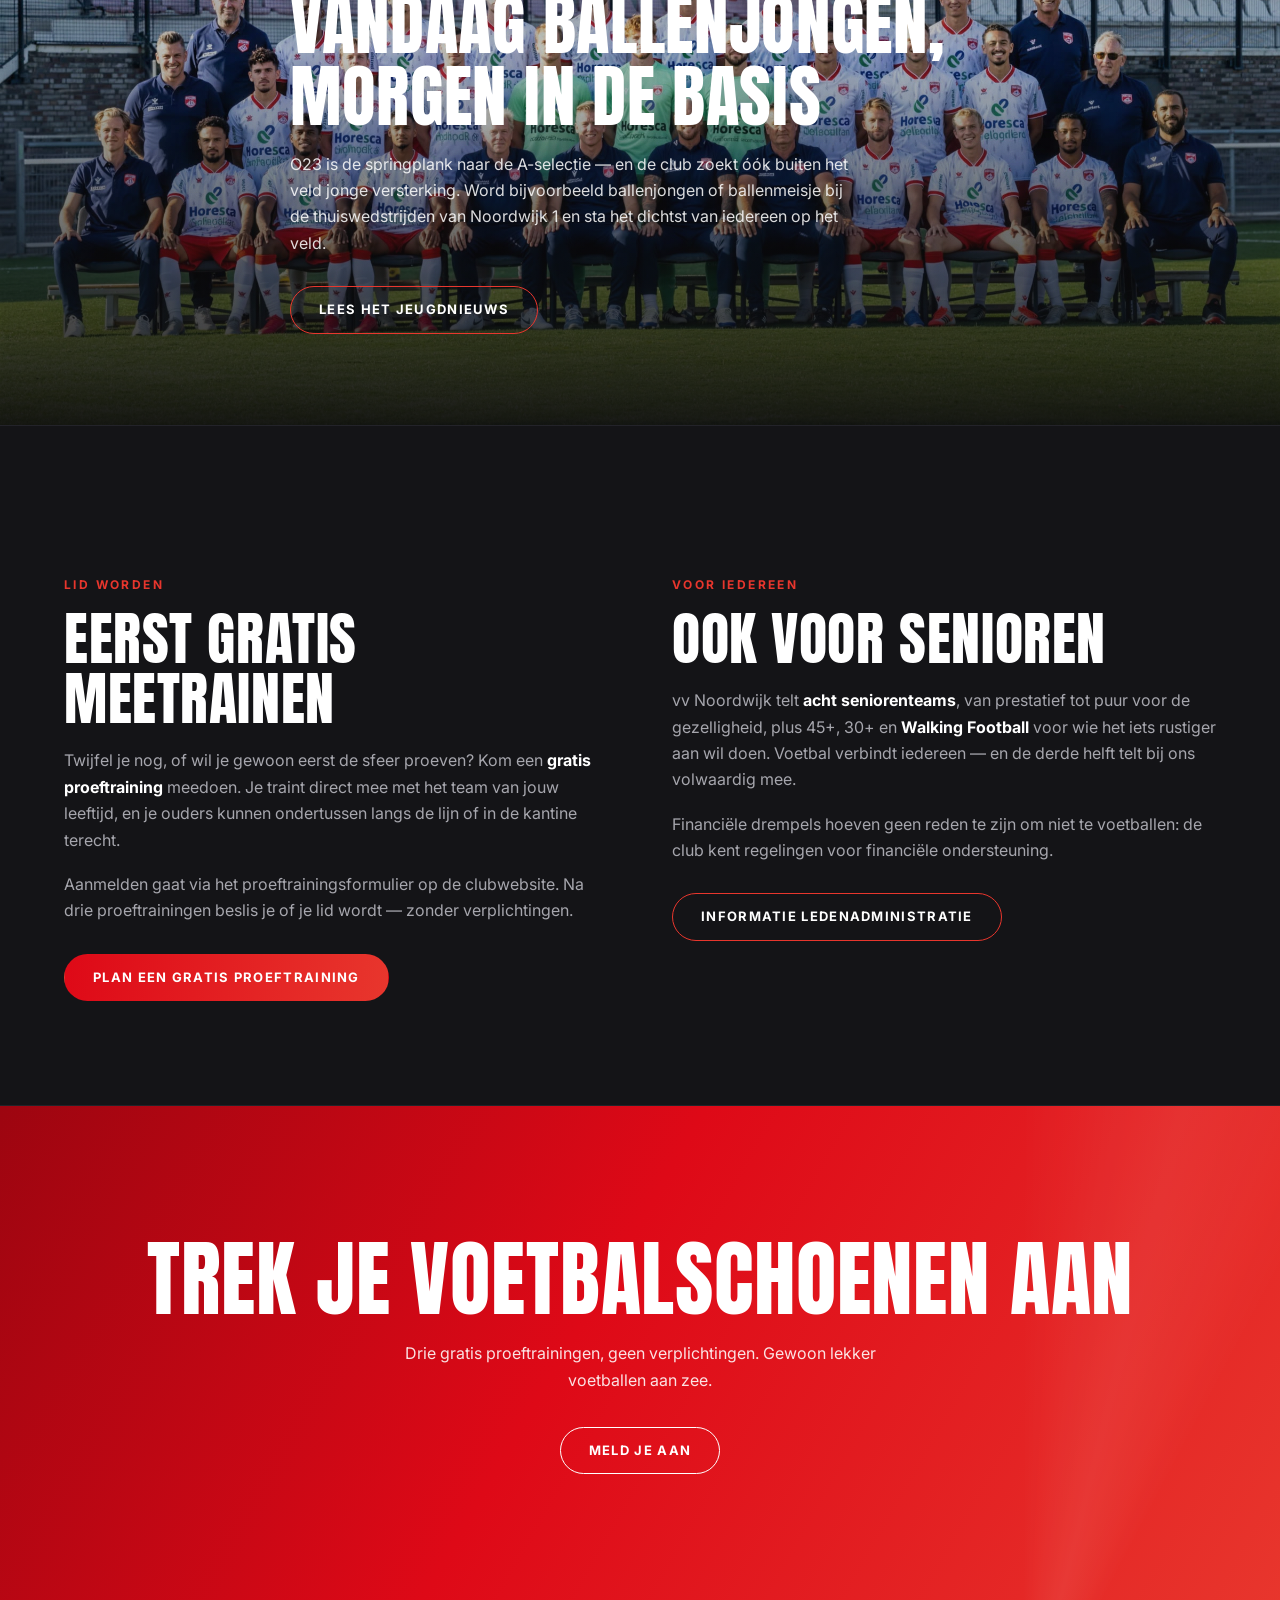
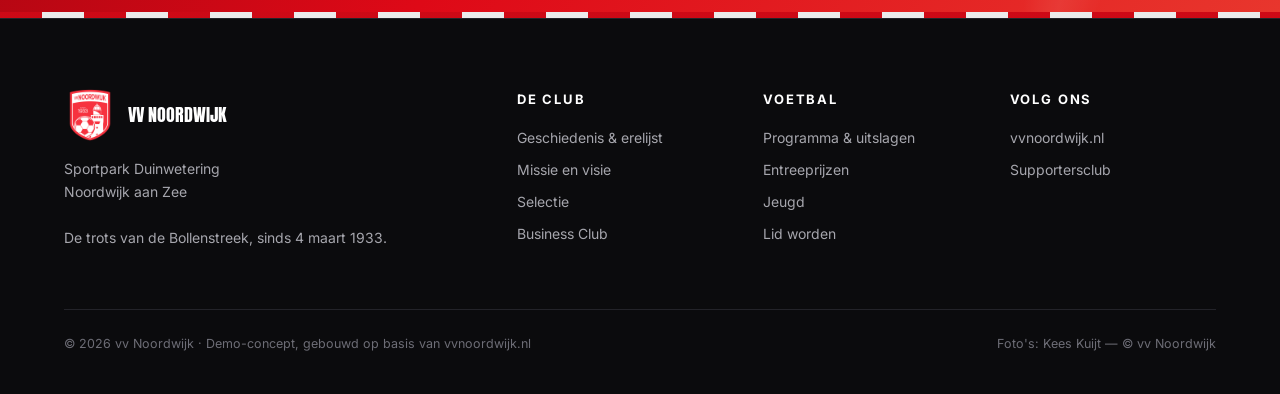
<file: jeugd.html>
<!DOCTYPE html>
<html lang="nl">
<head>
<meta charset="UTF-8">
<meta name="viewport" content="width=device-width, initial-scale=1.0">
<title>Jeugd &amp; lid worden — vv Noordwijk</title>
<meta name="description" content="De jeugdopleiding van vv Noordwijk: meer dan 30 jeugdteams, Superliga, ASS-voetbal en gratis proeftrainingen.">
<link rel="icon" href="assets/logo-512.png">
<link rel="preconnect" href="https://fonts.googleapis.com">
<link rel="preconnect" href="https://fonts.gstatic.com" crossorigin>
<link href="https://fonts.googleapis.com/css2?family=Anton&family=Inter:wght@400;600;700&display=swap" rel="stylesheet">
<link rel="stylesheet" href="assets/style.css">
</head>
<body>

<nav class="nav">
  <div class="nav-inner">
    <a class="nav-logo" href="index.html">
      <img src="assets/logo-512.png" alt="vv Noordwijk">
      <span>vv Noordwijk</span>
    </a>
    <ul class="nav-links">
      <li><a href="index.html">Home</a></li>
      <li><a href="club.html">De club</a></li>
      <li><a href="selectie.html">Selectie</a></li>
      <li><a href="wedstrijden.html">Wedstrijden</a></li>
      <li><a href="jeugd.html" class="actief">Jeugd</a></li>
      <li><a href="steun.html">Steun de club</a></li>
    </ul>
    <a class="knop" href="#lidworden">Word lid</a>
    <button class="nav-burger" aria-label="Menu"><span></span><span></span><span></span></button>
  </div>
</nav>
<div class="mobiel-menu">
  <a href="index.html">Home</a>
  <a href="club.html">De club</a>
  <a href="selectie.html">Selectie</a>
  <a href="wedstrijden.html">Wedstrijden</a>
  <a href="jeugd.html" class="actief">Jeugd</a>
  <a href="steun.html">Steun de club</a>
</div>

<header class="pagina-hero">
  <div class="lichtbundel"></div>
  <div class="wrap">
    <span class="kicker kicker--zand">Meer dan 30 jeugdteams</span>
    <h1 data-woorden>Hier begint het</h1>
    <p>Edwin van der Sar begon ooit als jeugdspeler van vv Noordwijk. Wie weet waar de reis van jouw zoon of dochter eindigt &mdash; maar hij begint aan de Duinwetering, met plezier voorop.</p>
  </div>
</header>

<!-- OPLEIDING -->
<section class="sectie">
  <div class="wrap">
    <span class="kicker reveal">De jeugdopleiding</span>
    <h2 class="sectie-kop reveal">Gelijkwaardig opleiden, spelen op je eigen niveau</h2>
    <p class="sectie-intro reveal">De jeugd tot en met JO11 krijgt bij vv Noordwijk een gelijkwaardige opleiding en voetbalt op zijn of haar eigen niveau. De jongste teams komen uit in een eigen competitie, en vv Noordwijk O23 is de springplank voor eigen jeugd naar de A-selectie.</p>
    <div class="kaarten-3">
      <div class="info-kaart reveal">
        <span class="icoon">&#9917;</span>
        <h3>Van JO7 tot JO19</h3>
        <p>Meer dan 30 jeugdteams voetballen elke week op Sportpark Duinwetering. Voor elk kind is er een team op het juiste niveau &mdash; van de allerkleinsten in hun eigen competitie tot de landelijk spelende oudere jeugd.</p>
      </div>
      <div class="info-kaart reveal">
        <span class="icoon">&#11088;</span>
        <h3>Superliga</h3>
        <p>De eigen interne competitie voor de jongste jeugd: elke week een echt wedstrijdje, met shirtjes, een speaker en publiek langs de lijn. Zo voelt elk kind zich een prof.</p>
      </div>
      <div class="info-kaart reveal">
        <span class="icoon">&#129309;</span>
        <h3>ASS-voetbal</h3>
        <p>Voetbal voor kinderen voor wie het reguliere teamvoetbal (nog) geen goede plek is. In de ASS-afdeling staat spelplezier centraal, in een veilige en vertrouwde omgeving.</p>
      </div>
    </div>
  </div>
</section>

<!-- SHOWCASE -->
<section class="showcase korrel">
  <div class="showcase-bg" style="background-image:url('assets/elftal-hero.jpg')"></div>
  <div class="showcase-tint"></div>
  <div class="wrap">
    <span class="kicker kicker--zand reveal">De route naar Noordwijk 1</span>
    <h2 class="reveal">Vandaag ballenjongen, morgen in de basis</h2>
    <p class="reveal" style="max-width:560px;margin:18px 0 30px;color:rgba(255,255,255,.85)">
      O23 is de springplank naar de A-selectie &mdash; en de club zoekt óók buiten het veld jonge versterking. Word bijvoorbeeld ballenjongen of ballenmeisje bij de thuiswedstrijden van Noordwijk 1 en sta het dichtst van iedereen op het veld.
    </p>
    <a class="knop reveal" href="https://www.vvnoordwijk.nl" target="_blank" rel="noopener">Lees het jeugdnieuws</a>
  </div>
</section>

<!-- LID WORDEN -->
<section class="sectie" id="lidworden" style="background:var(--paneel);border-top:1px solid var(--paneel-rand);border-bottom:1px solid var(--paneel-rand)">
  <div class="wrap">
    <div class="twee-kolom" style="align-items:start">
      <div>
        <span class="kicker reveal">Lid worden</span>
        <h2 class="sectie-kop reveal">Eerst gratis meetrainen</h2>
        <div class="proza reveal">
          <p>Twijfel je nog, of wil je gewoon eerst de sfeer proeven? Kom een <strong>gratis proeftraining</strong> meedoen. Je traint direct mee met het team van jouw leeftijd, en je ouders kunnen ondertussen langs de lijn of in de kantine terecht.</p>
          <p>Aanmelden gaat via het proeftrainingsformulier op de clubwebsite. Na drie proeftrainingen beslis je of je lid wordt &mdash; zonder verplichtingen.</p>
        </div>
        <a class="knop knop--vol reveal" style="margin-top:12px" href="https://www.vvnoordwijk.nl/vv-noordwijk-proeftraining" target="_blank" rel="noopener">Plan een gratis proeftraining</a>
      </div>
      <div>
        <span class="kicker reveal">Voor iedereen</span>
        <h2 class="sectie-kop reveal">Ook voor senioren</h2>
        <div class="proza reveal">
          <p>vv Noordwijk telt <strong>acht seniorenteams</strong>, van prestatief tot puur voor de gezelligheid, plus 45+, 30+ en <strong>Walking Football</strong> voor wie het iets rustiger aan wil doen. Voetbal verbindt iedereen &mdash; en de derde helft telt bij ons volwaardig mee.</p>
          <p>Financi&euml;le drempels hoeven geen reden te zijn om niet te voetballen: de club kent regelingen voor financi&euml;le ondersteuning.</p>
        </div>
        <a class="knop reveal" style="margin-top:12px" href="https://www.vvnoordwijk.nl/ledenadministratie" target="_blank" rel="noopener">Informatie ledenadministratie</a>
      </div>
    </div>
  </div>
</section>

<!-- CTA -->
<section class="cta-sectie">
  <div class="lichtbundel"></div>
  <h2>Trek je voetbalschoenen aan</h2>
  <p>Drie gratis proeftrainingen, geen verplichtingen. Gewoon lekker voetballen aan zee.</p>
  <a class="knop" href="https://www.vvnoordwijk.nl/vv-noordwijk-proeftraining" target="_blank" rel="noopener">Meld je aan</a>
</section>

<div class="strepen"></div>

<footer class="footer">
  <div class="wrap">
    <div class="footer-grid">
      <div>
        <div class="footer-logo">
          <img src="assets/logo-512.png" alt="vv Noordwijk">
          <span>vv Noordwijk</span>
        </div>
        <p>Sportpark Duinwetering<br>Noordwijk aan Zee<br><br>De trots van de Bollenstreek, sinds 4 maart 1933.</p>
      </div>
      <div>
        <h4>De club</h4>
        <ul>
          <li><a href="club.html">Geschiedenis &amp; erelijst</a></li>
          <li><a href="club.html#missie">Missie en visie</a></li>
          <li><a href="selectie.html">Selectie</a></li>
          <li><a href="steun.html">Business Club</a></li>
        </ul>
      </div>
      <div>
        <h4>Voetbal</h4>
        <ul>
          <li><a href="wedstrijden.html">Programma &amp; uitslagen</a></li>
          <li><a href="wedstrijden.html#tickets">Entreeprijzen</a></li>
          <li><a href="jeugd.html">Jeugd</a></li>
          <li><a href="jeugd.html#lidworden">Lid worden</a></li>
        </ul>
      </div>
      <div>
        <h4>Volg ons</h4>
        <ul>
          <li><a href="https://www.vvnoordwijk.nl" target="_blank" rel="noopener">vvnoordwijk.nl</a></li>
          <li><a href="https://scvvnoordwijk.nl" target="_blank" rel="noopener">Supportersclub</a></li>
        </ul>
      </div>
    </div>
    <div class="footer-onder">
      <span>&copy; 2026 vv Noordwijk &middot; Demo-concept, gebouwd op basis van vvnoordwijk.nl</span>
      <span>Foto's: Kees Kuijt &mdash; &copy; vv Noordwijk</span>
    </div>
  </div>
</footer>

<script src="assets/site.js"></script>
</body>
</html>
</file>
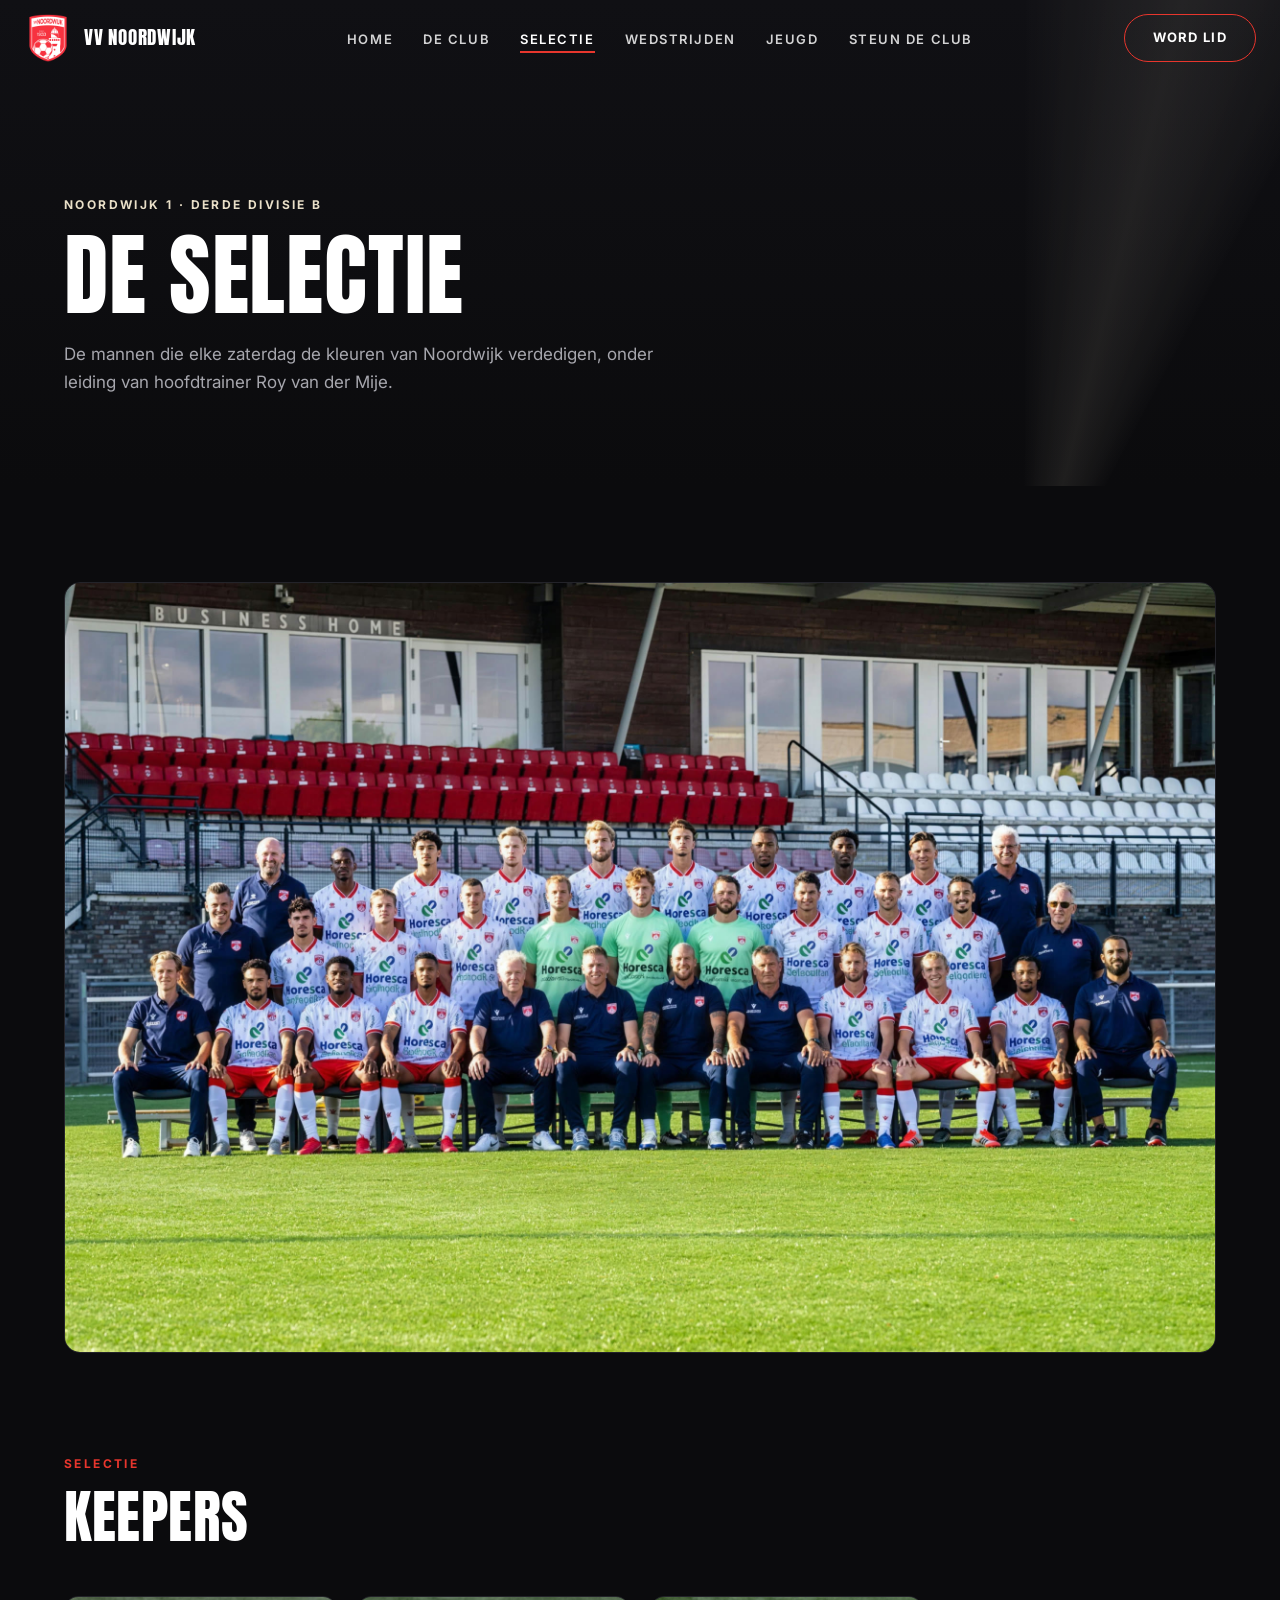
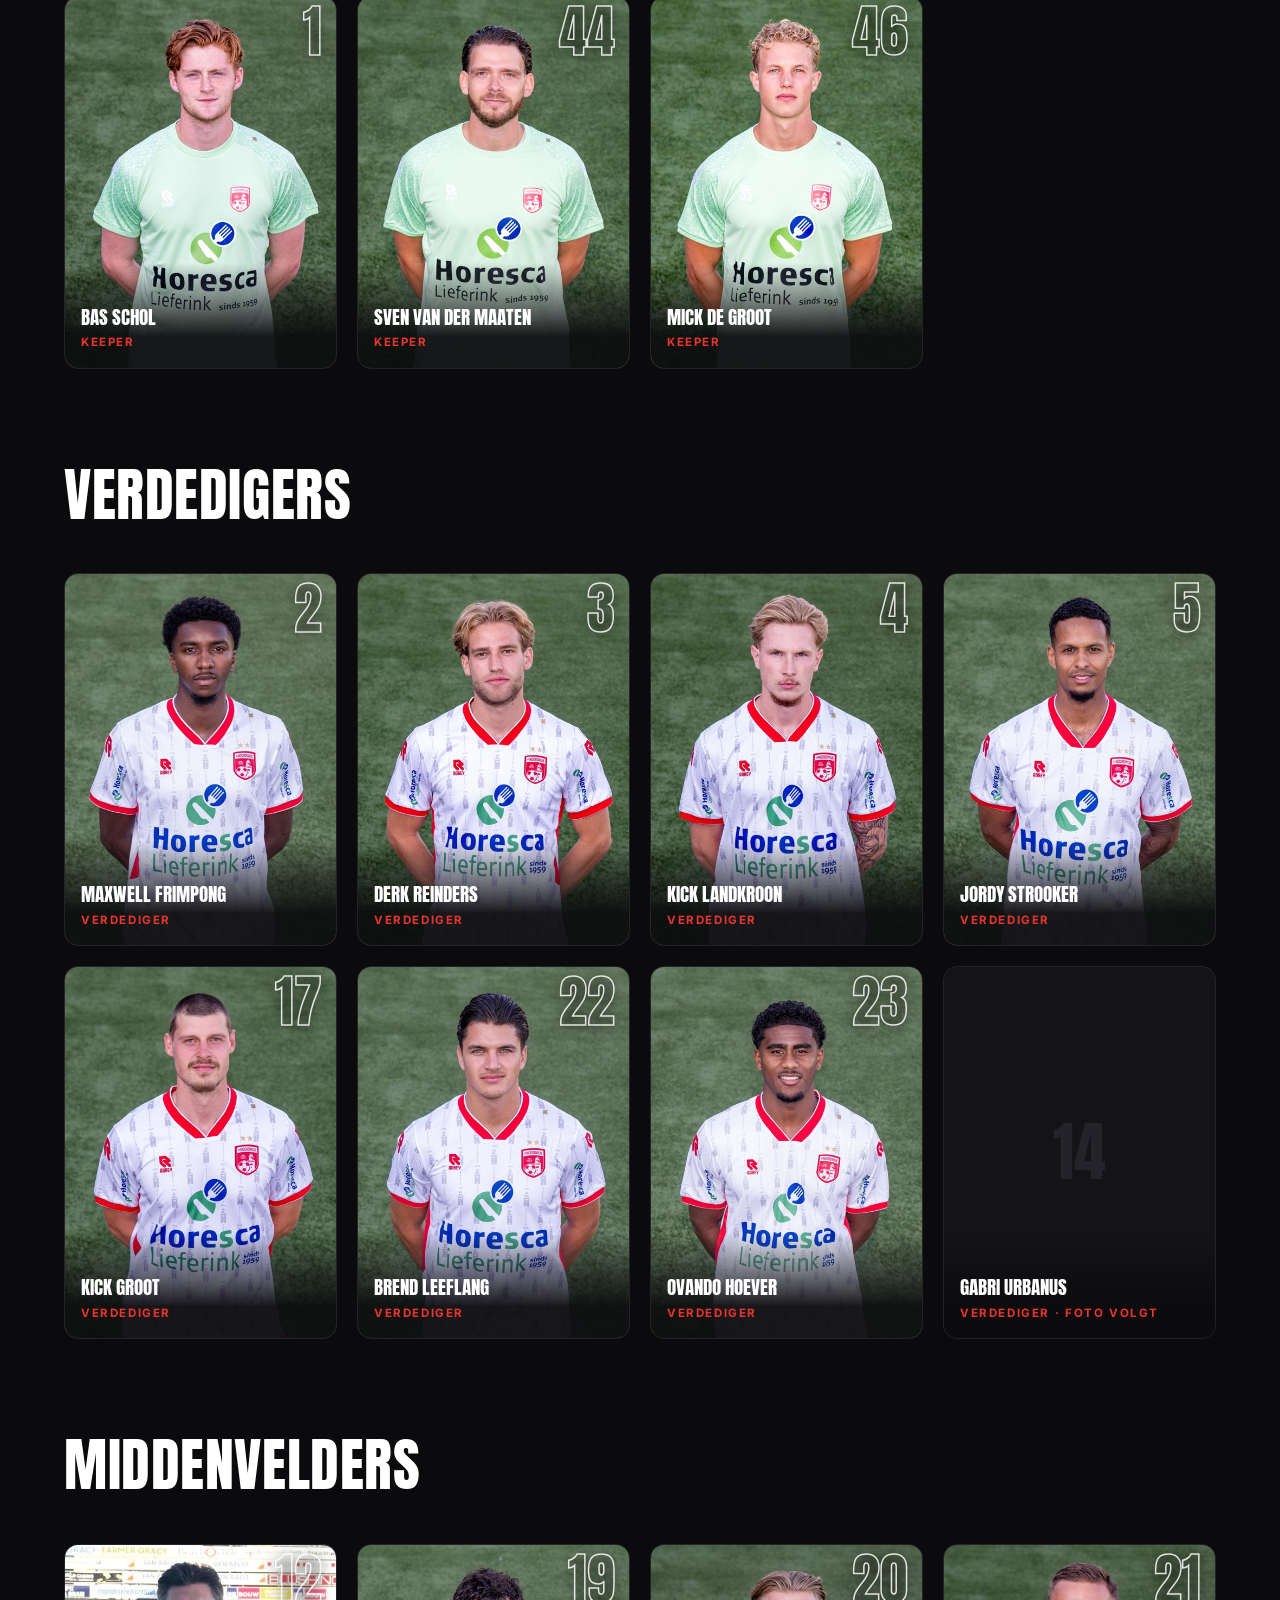
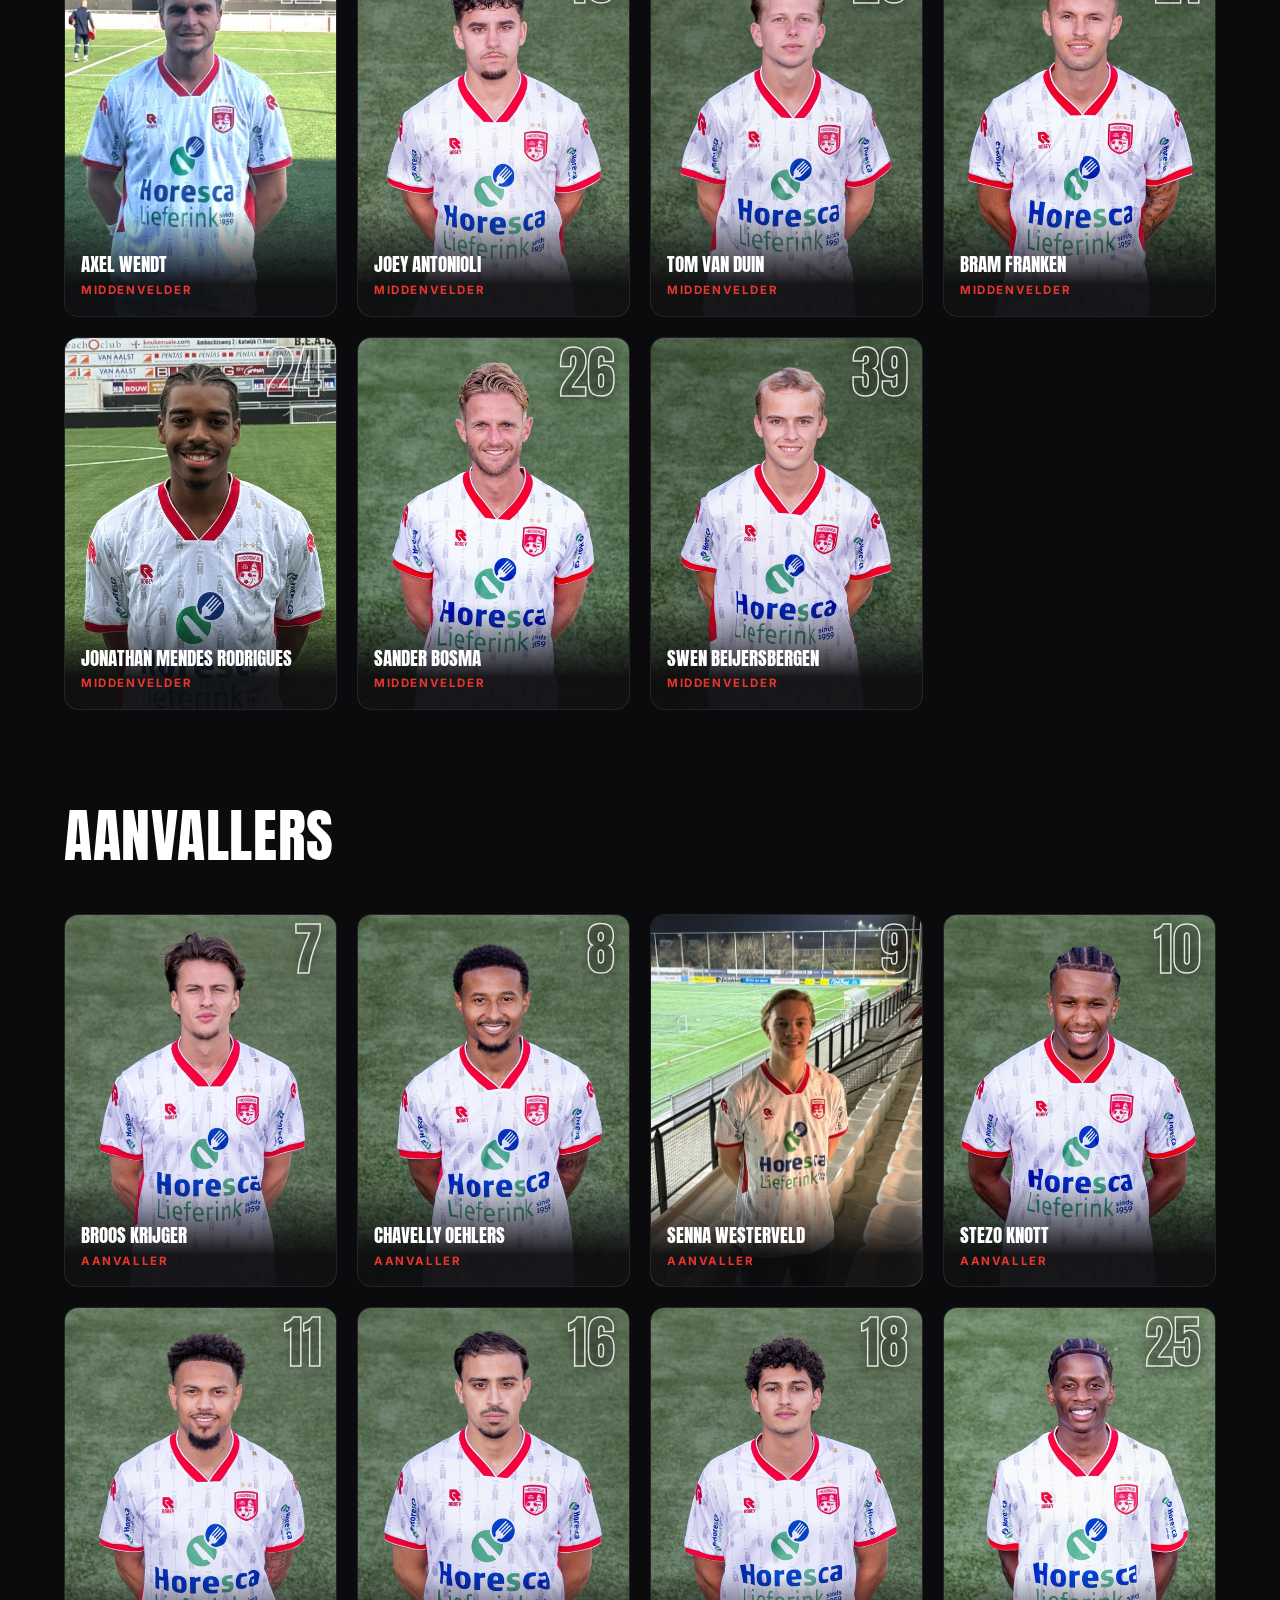
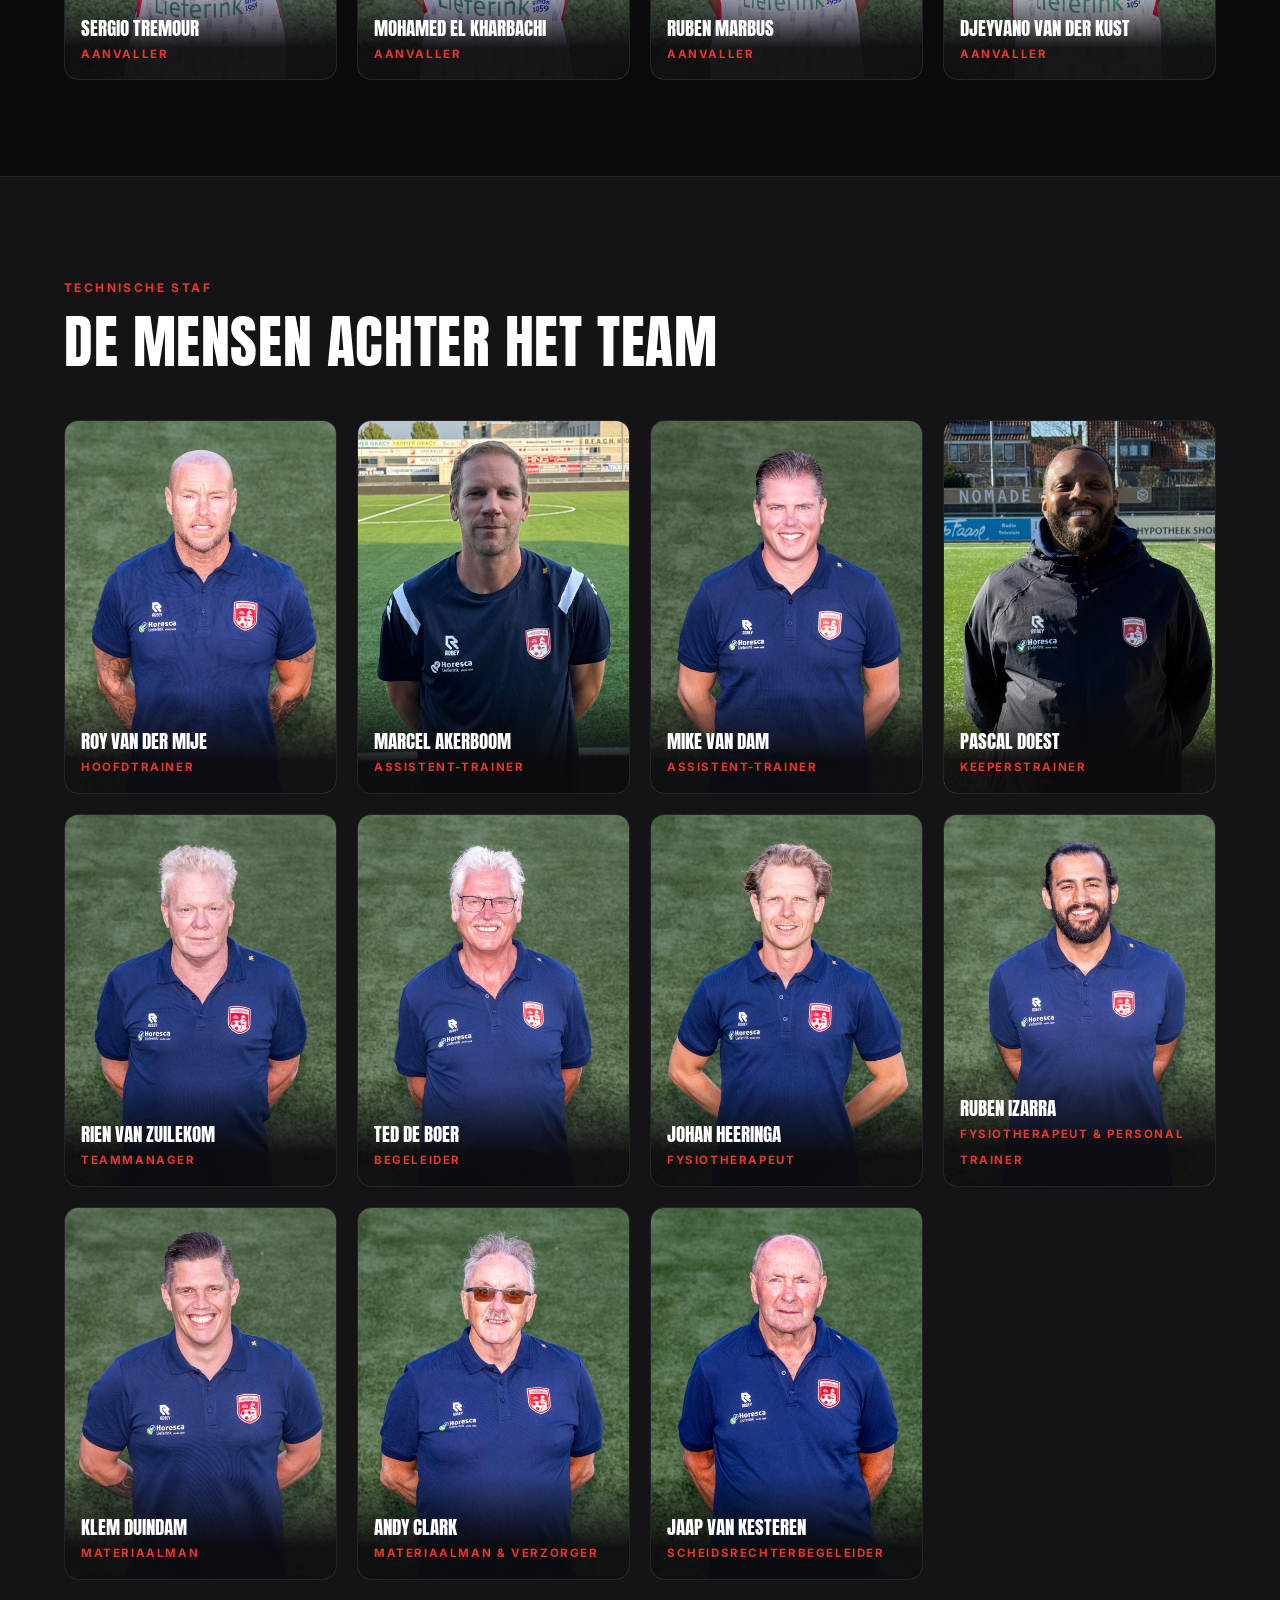
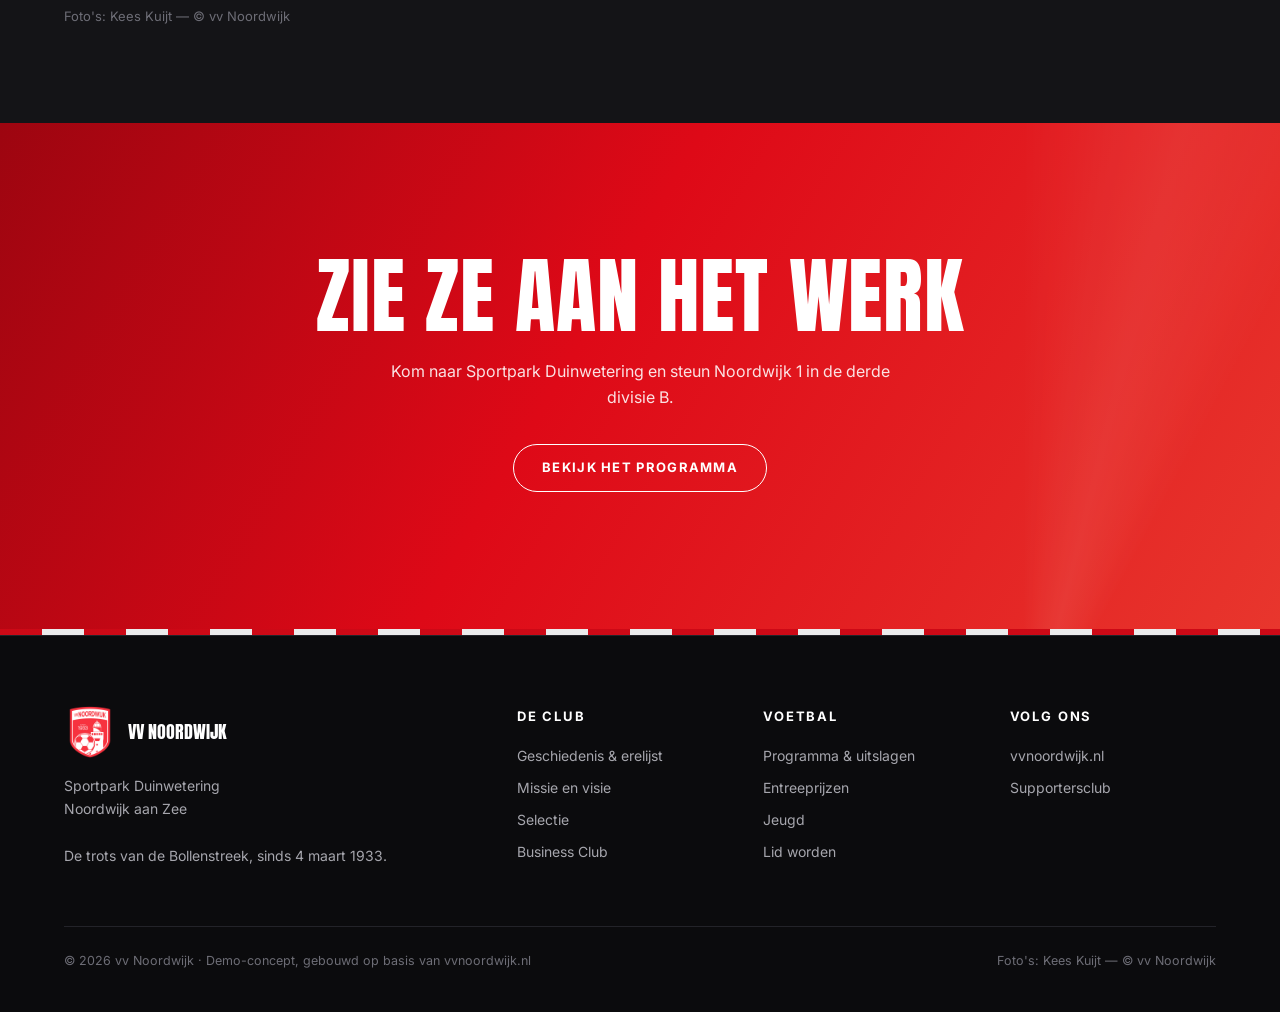
<file: selectie.html>
<!DOCTYPE html>
<html lang="nl">
<head>
<meta charset="UTF-8">
<meta name="viewport" content="width=device-width, initial-scale=1.0">
<title>Selectie — vv Noordwijk</title>
<meta name="description" content="De selectie van vv Noordwijk 1: spelers en technische staf.">
<link rel="icon" href="assets/logo-512.png">
<link rel="preconnect" href="https://fonts.googleapis.com">
<link rel="preconnect" href="https://fonts.gstatic.com" crossorigin>
<link href="https://fonts.googleapis.com/css2?family=Anton&family=Inter:wght@400;600;700&display=swap" rel="stylesheet">
<link rel="stylesheet" href="assets/style.css">
</head>
<body>

<nav class="nav">
  <div class="nav-inner">
    <a class="nav-logo" href="index.html">
      <img src="assets/logo-512.png" alt="vv Noordwijk">
      <span>vv Noordwijk</span>
    </a>
    <ul class="nav-links">
      <li><a href="index.html">Home</a></li>
      <li><a href="club.html">De club</a></li>
      <li><a href="selectie.html" class="actief">Selectie</a></li>
      <li><a href="wedstrijden.html">Wedstrijden</a></li>
      <li><a href="jeugd.html">Jeugd</a></li>
      <li><a href="steun.html">Steun de club</a></li>
    </ul>
    <a class="knop" href="jeugd.html#lidworden">Word lid</a>
    <button class="nav-burger" aria-label="Menu"><span></span><span></span><span></span></button>
  </div>
</nav>
<div class="mobiel-menu">
  <a href="index.html">Home</a>
  <a href="club.html">De club</a>
  <a href="selectie.html" class="actief">Selectie</a>
  <a href="wedstrijden.html">Wedstrijden</a>
  <a href="jeugd.html">Jeugd</a>
  <a href="steun.html">Steun de club</a>
</div>

<header class="pagina-hero">
  <div class="lichtbundel"></div>
  <div class="wrap">
    <span class="kicker kicker--zand">Noordwijk 1 &middot; Derde divisie B</span>
    <h1 data-woorden>De selectie</h1>
    <p>De mannen die elke zaterdag de kleuren van Noordwijk verdedigen, onder leiding van hoofdtrainer Roy van der Mije.</p>
  </div>
</header>

<!-- TEAMFOTO -->
<section class="sectie" style="padding-bottom:0">
  <div class="wrap">
    <div class="foto reveal-foto" style="border-radius:16px;overflow:hidden;border:1px solid var(--paneel-rand)">
      <img src="assets/elftal-hero.jpg" alt="Selectie vv Noordwijk" loading="lazy">
    </div>
  </div>
</section>

<!-- KEEPERS -->
<section class="sectie">
  <div class="wrap">
    <span class="kicker reveal">Selectie</span>
    <h2 class="sectie-kop reveal">Keepers</h2>
    <div class="spelers-grid">
      <div class="speler reveal">
        <img src="assets/spelers/KK20250722IMP0025.jpg" alt="Bas Schol" loading="lazy">
        <span class="nr">1</span>
        <div class="info"><b>Bas Schol</b><span>Keeper</span></div>
      </div>
      <div class="speler reveal">
        <img src="assets/spelers/KK20250722IMP0214.jpg" alt="Sven van der Maaten" loading="lazy">
        <span class="nr">44</span>
        <div class="info"><b>Sven van der Maaten</b><span>Keeper</span></div>
      </div>
      <div class="speler reveal">
        <img src="assets/spelers/KK20250722IMP0223.jpg" alt="Mick de Groot" loading="lazy">
        <span class="nr">46</span>
        <div class="info"><b>Mick de Groot</b><span>Keeper</span></div>
      </div>
    </div>
  </div>
</section>

<!-- VERDEDIGERS -->
<section class="sectie" style="padding-top:0">
  <div class="wrap">
    <h2 class="sectie-kop reveal">Verdedigers</h2>
    <div class="spelers-grid">
      <div class="speler reveal">
        <img src="assets/spelers/KK20250722IMP0033.jpg" alt="Maxwell Frimpong" loading="lazy">
        <span class="nr">2</span>
        <div class="info"><b>Maxwell Frimpong</b><span>Verdediger</span></div>
      </div>
      <div class="speler reveal">
        <img src="assets/spelers/KK20250722IMP0042.jpg" alt="Derk Reinders" loading="lazy">
        <span class="nr">3</span>
        <div class="info"><b>Derk Reinders</b><span>Verdediger</span></div>
      </div>
      <div class="speler reveal">
        <img src="assets/spelers/KK20250722IMP0052.jpg" alt="Kick Landkroon" loading="lazy">
        <span class="nr">4</span>
        <div class="info"><b>Kick Landkroon</b><span>Verdediger</span></div>
      </div>
      <div class="speler reveal">
        <img src="assets/spelers/KK20250722IMP0060.jpg" alt="Jordy Strooker" loading="lazy">
        <span class="nr">5</span>
        <div class="info"><b>Jordy Strooker</b><span>Verdediger</span></div>
      </div>
      <div class="speler reveal">
        <img src="assets/spelers/KK20250722IMP0124.jpg" alt="Kick Groot" loading="lazy">
        <span class="nr">17</span>
        <div class="info"><b>Kick Groot</b><span>Verdediger</span></div>
      </div>
      <div class="speler reveal">
        <img src="assets/spelers/KK20250722IMP0169.jpg" alt="Brend Leeflang" loading="lazy">
        <span class="nr">22</span>
        <div class="info"><b>Brend Leeflang</b><span>Verdediger</span></div>
      </div>
      <div class="speler reveal">
        <img src="assets/spelers/KK20250722IMP0177.jpg" alt="Ovando Hoever" loading="lazy">
        <span class="nr">23</span>
        <div class="info"><b>Ovando Hoever</b><span>Verdediger</span></div>
      </div>
      <div class="speler speler--leeg reveal">
        <span class="silhouet">14</span>
        <div class="info"><b>Gabri Urbanus</b><span>Verdediger &middot; foto volgt</span></div>
      </div>
    </div>
  </div>
</section>

<!-- MIDDENVELDERS -->
<section class="sectie" style="padding-top:0">
  <div class="wrap">
    <h2 class="sectie-kop reveal">Middenvelders</h2>
    <div class="spelers-grid">
      <div class="speler reveal">
        <img src="assets/spelers/e8874e9d-ff05-4646-94b3-390787adb33a.jpeg" alt="Axel Wendt" loading="lazy">
        <span class="nr">12</span>
        <div class="info"><b>Axel Wendt</b><span>Middenvelder</span></div>
      </div>
      <div class="speler reveal">
        <img src="assets/spelers/KK20250722IMP0143.jpg" alt="Joey Antonioli" loading="lazy">
        <span class="nr">19</span>
        <div class="info"><b>Joey Antonioli</b><span>Middenvelder</span></div>
      </div>
      <div class="speler reveal">
        <img src="assets/spelers/KK20250722IMP0150.jpg" alt="Tom van Duin" loading="lazy">
        <span class="nr">20</span>
        <div class="info"><b>Tom van Duin</b><span>Middenvelder</span></div>
      </div>
      <div class="speler reveal">
        <img src="assets/spelers/KK20250722IMP0159.jpg" alt="Bram Franken" loading="lazy">
        <span class="nr">21</span>
        <div class="info"><b>Bram Franken</b><span>Middenvelder</span></div>
      </div>
      <div class="speler reveal">
        <img src="assets/spelers/rodrigues.jpeg" alt="Jonathan Mendes Rodrigues" loading="lazy">
        <span class="nr">24</span>
        <div class="info"><b>Jonathan Mendes Rodrigues</b><span>Middenvelder</span></div>
      </div>
      <div class="speler reveal">
        <img src="assets/spelers/KK20250722IMP0195.jpg" alt="Sander Bosma" loading="lazy">
        <span class="nr">26</span>
        <div class="info"><b>Sander Bosma</b><span>Middenvelder</span></div>
      </div>
      <div class="speler reveal">
        <img src="assets/spelers/KK20250722IMP0205.jpg" alt="Swen Beijersbergen" loading="lazy">
        <span class="nr">39</span>
        <div class="info"><b>Swen Beijersbergen</b><span>Middenvelder</span></div>
      </div>
    </div>
  </div>
</section>

<!-- AANVALLERS -->
<section class="sectie" style="padding-top:0">
  <div class="wrap">
    <h2 class="sectie-kop reveal">Aanvallers</h2>
    <div class="spelers-grid">
      <div class="speler reveal">
        <img src="assets/spelers/KK20250722IMP0068.jpg" alt="Broos Krijger" loading="lazy">
        <span class="nr">7</span>
        <div class="info"><b>Broos Krijger</b><span>Aanvaller</span></div>
      </div>
      <div class="speler reveal">
        <img src="assets/spelers/KK20250722IMP0080.jpg" alt="Chavelly Oehlers" loading="lazy">
        <span class="nr">8</span>
        <div class="info"><b>Chavelly Oehlers</b><span>Aanvaller</span></div>
      </div>
      <div class="speler reveal">
        <img src="assets/spelers/automatische-concepten-64.jpeg" alt="Senna Westerveld" loading="lazy">
        <span class="nr">9</span>
        <div class="info"><b>Senna Westerveld</b><span>Aanvaller</span></div>
      </div>
      <div class="speler reveal">
        <img src="assets/spelers/KK20250722IMP0098.jpg" alt="Stezo Knott" loading="lazy">
        <span class="nr">10</span>
        <div class="info"><b>Stezo Knott</b><span>Aanvaller</span></div>
      </div>
      <div class="speler reveal">
        <img src="assets/spelers/KK20250722IMP0107.jpg" alt="Sergio Tremour" loading="lazy">
        <span class="nr">11</span>
        <div class="info"><b>Sergio Tremour</b><span>Aanvaller</span></div>
      </div>
      <div class="speler reveal">
        <img src="assets/spelers/KK20250722IMP0115.jpg" alt="Mohamed el Kharbachi" loading="lazy">
        <span class="nr">16</span>
        <div class="info"><b>Mohamed el Kharbachi</b><span>Aanvaller</span></div>
      </div>
      <div class="speler reveal">
        <img src="assets/spelers/KK20250722IMP0134.jpg" alt="Ruben Marbus" loading="lazy">
        <span class="nr">18</span>
        <div class="info"><b>Ruben Marbus</b><span>Aanvaller</span></div>
      </div>
      <div class="speler reveal">
        <img src="assets/spelers/KK20250722IMP0187.jpg" alt="Djeyvano van der Kust" loading="lazy">
        <span class="nr">25</span>
        <div class="info"><b>Djeyvano van der Kust</b><span>Aanvaller</span></div>
      </div>
    </div>
  </div>
</section>

<!-- STAF -->
<section class="sectie" style="background:var(--paneel);border-top:1px solid var(--paneel-rand)">
  <div class="wrap">
    <span class="kicker reveal">Technische staf</span>
    <h2 class="sectie-kop reveal">De mensen achter het team</h2>
    <div class="spelers-grid">
      <div class="speler reveal">
        <img src="assets/spelers/KK20250722IMP0233.jpg" alt="Roy van der Mije" loading="lazy">
        <div class="info"><b>Roy van der Mije</b><span>Hoofdtrainer</span></div>
      </div>
      <div class="speler reveal">
        <img src="assets/spelers/akerboom750500.jpeg" alt="Marcel Akerboom" loading="lazy">
        <div class="info"><b>Marcel Akerboom</b><span>Assistent-trainer</span></div>
      </div>
      <div class="speler reveal">
        <img src="assets/spelers/KK20250722IMP0236.jpg" alt="Mike van Dam" loading="lazy">
        <div class="info"><b>Mike van Dam</b><span>Assistent-trainer</span></div>
      </div>
      <div class="speler reveal">
        <img src="assets/spelers/automatische-concepten-67.jpeg" alt="Pascal Doest" loading="lazy">
        <div class="info"><b>Pascal Doest</b><span>Keeperstrainer</span></div>
      </div>
      <div class="speler reveal">
        <img src="assets/spelers/KK20250722IMP0241.jpg" alt="Rien van Zuilekom" loading="lazy">
        <div class="info"><b>Rien van Zuilekom</b><span>Teammanager</span></div>
      </div>
      <div class="speler reveal">
        <img src="assets/spelers/KK20250722IMP0245.jpg" alt="Ted de Boer" loading="lazy">
        <div class="info"><b>Ted de Boer</b><span>Begeleider</span></div>
      </div>
      <div class="speler reveal">
        <img src="assets/spelers/KK20250722IMP0254.jpg" alt="Johan Heeringa" loading="lazy">
        <div class="info"><b>Johan Heeringa</b><span>Fysiotherapeut</span></div>
      </div>
      <div class="speler reveal">
        <img src="assets/spelers/KK20250722IMP0251.jpg" alt="Ruben Izarra" loading="lazy">
        <div class="info"><b>Ruben Izarra</b><span>Fysiotherapeut &amp; personal trainer</span></div>
      </div>
      <div class="speler reveal">
        <img src="assets/spelers/KK20250722IMP0260.jpg" alt="Klem Duindam" loading="lazy">
        <div class="info"><b>Klem Duindam</b><span>Materiaalman</span></div>
      </div>
      <div class="speler reveal">
        <img src="assets/spelers/KK20250722IMP0257.jpg" alt="Andy Clark" loading="lazy">
        <div class="info"><b>Andy Clark</b><span>Materiaalman &amp; verzorger</span></div>
      </div>
      <div class="speler reveal">
        <img src="assets/spelers/KK20250722IMP0248.jpg" alt="Jaap van Kesteren" loading="lazy">
        <div class="info"><b>Jaap van Kesteren</b><span>Scheidsrechterbegeleider</span></div>
      </div>
    </div>
    <p class="reveal" style="margin-top:26px;font-size:13px;color:#6d6d76">Foto's: Kees Kuijt &mdash; &copy; vv Noordwijk</p>
  </div>
</section>

<!-- CTA -->
<section class="cta-sectie">
  <div class="lichtbundel"></div>
  <h2>Zie ze aan het werk</h2>
  <p>Kom naar Sportpark Duinwetering en steun Noordwijk 1 in de derde divisie B.</p>
  <a class="knop" href="wedstrijden.html">Bekijk het programma</a>
</section>

<div class="strepen"></div>

<footer class="footer">
  <div class="wrap">
    <div class="footer-grid">
      <div>
        <div class="footer-logo">
          <img src="assets/logo-512.png" alt="vv Noordwijk">
          <span>vv Noordwijk</span>
        </div>
        <p>Sportpark Duinwetering<br>Noordwijk aan Zee<br><br>De trots van de Bollenstreek, sinds 4 maart 1933.</p>
      </div>
      <div>
        <h4>De club</h4>
        <ul>
          <li><a href="club.html">Geschiedenis &amp; erelijst</a></li>
          <li><a href="club.html#missie">Missie en visie</a></li>
          <li><a href="selectie.html">Selectie</a></li>
          <li><a href="steun.html">Business Club</a></li>
        </ul>
      </div>
      <div>
        <h4>Voetbal</h4>
        <ul>
          <li><a href="wedstrijden.html">Programma &amp; uitslagen</a></li>
          <li><a href="wedstrijden.html#tickets">Entreeprijzen</a></li>
          <li><a href="jeugd.html">Jeugd</a></li>
          <li><a href="jeugd.html#lidworden">Lid worden</a></li>
        </ul>
      </div>
      <div>
        <h4>Volg ons</h4>
        <ul>
          <li><a href="https://www.vvnoordwijk.nl" target="_blank" rel="noopener">vvnoordwijk.nl</a></li>
          <li><a href="https://scvvnoordwijk.nl" target="_blank" rel="noopener">Supportersclub</a></li>
        </ul>
      </div>
    </div>
    <div class="footer-onder">
      <span>&copy; 2026 vv Noordwijk &middot; Demo-concept, gebouwd op basis van vvnoordwijk.nl</span>
      <span>Foto's: Kees Kuijt &mdash; &copy; vv Noordwijk</span>
    </div>
  </div>
</footer>

<script src="assets/site.js"></script>
</body>
</html>
</file>
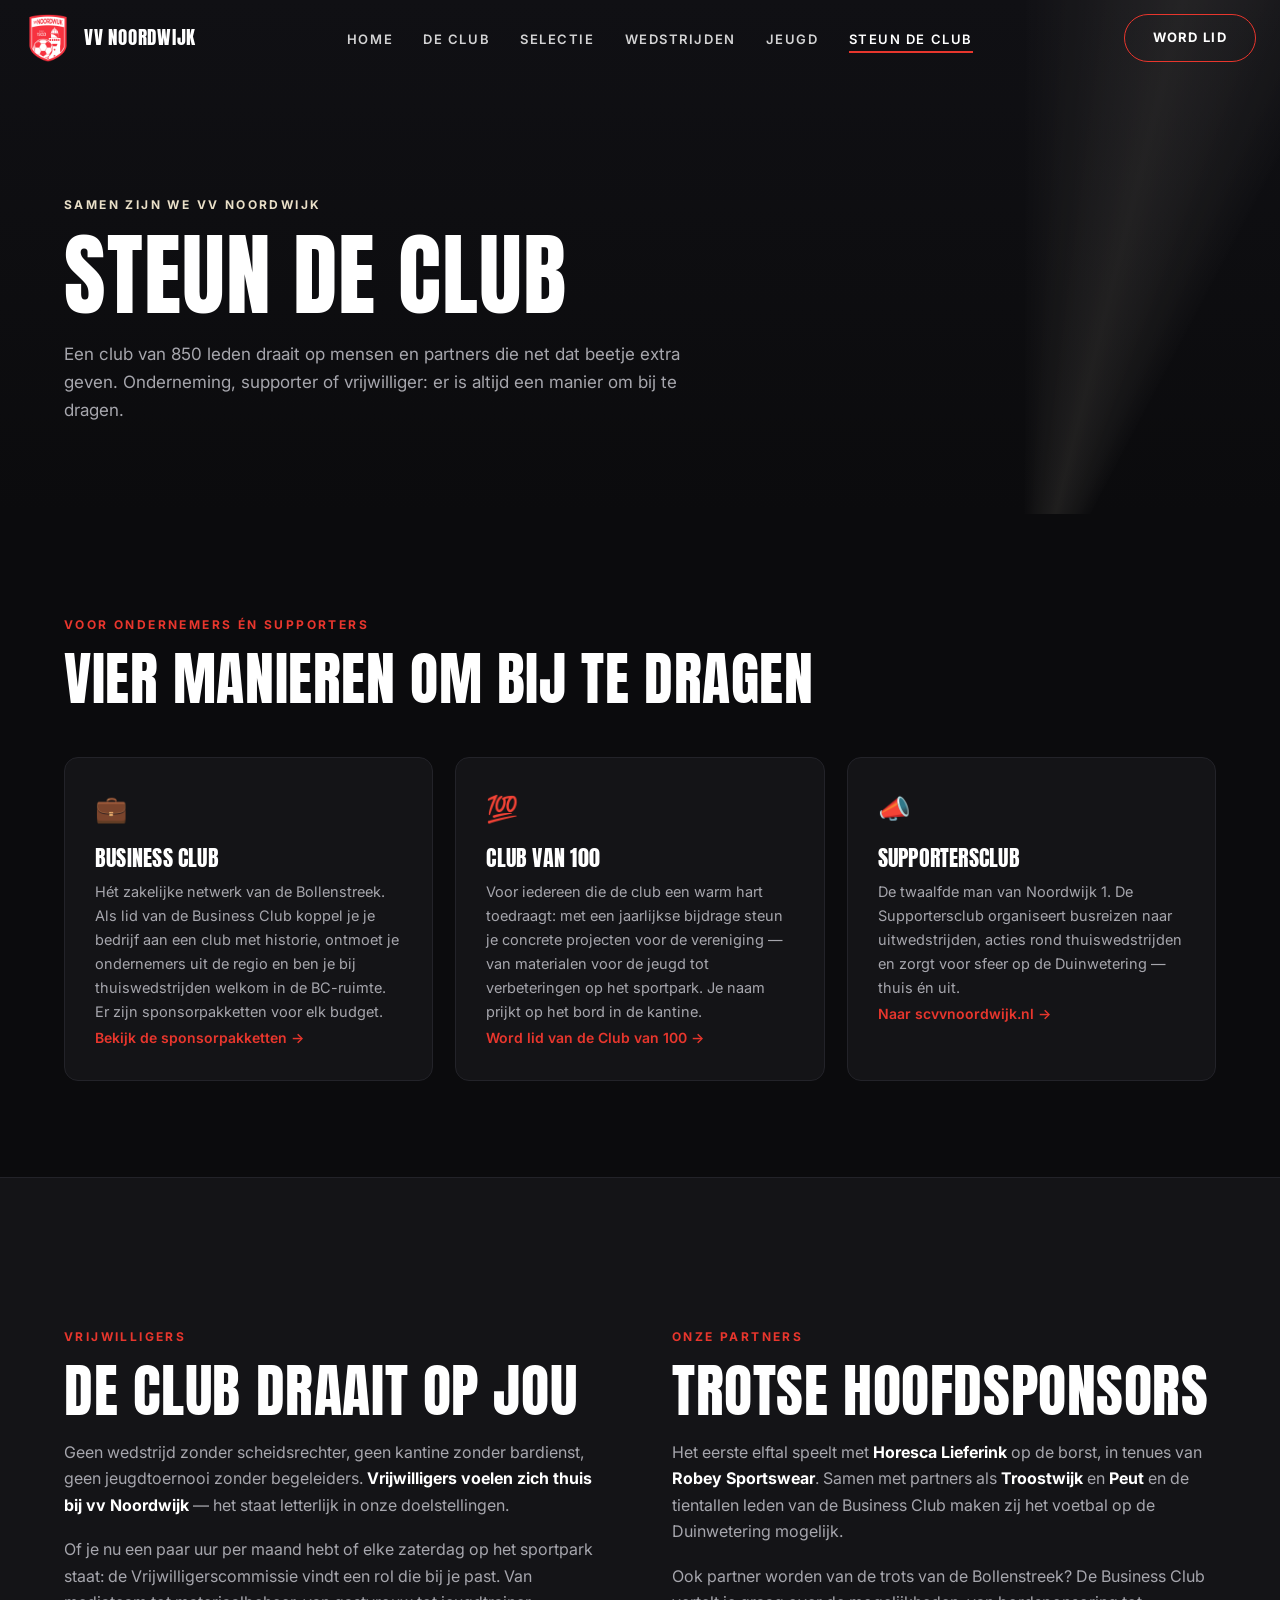
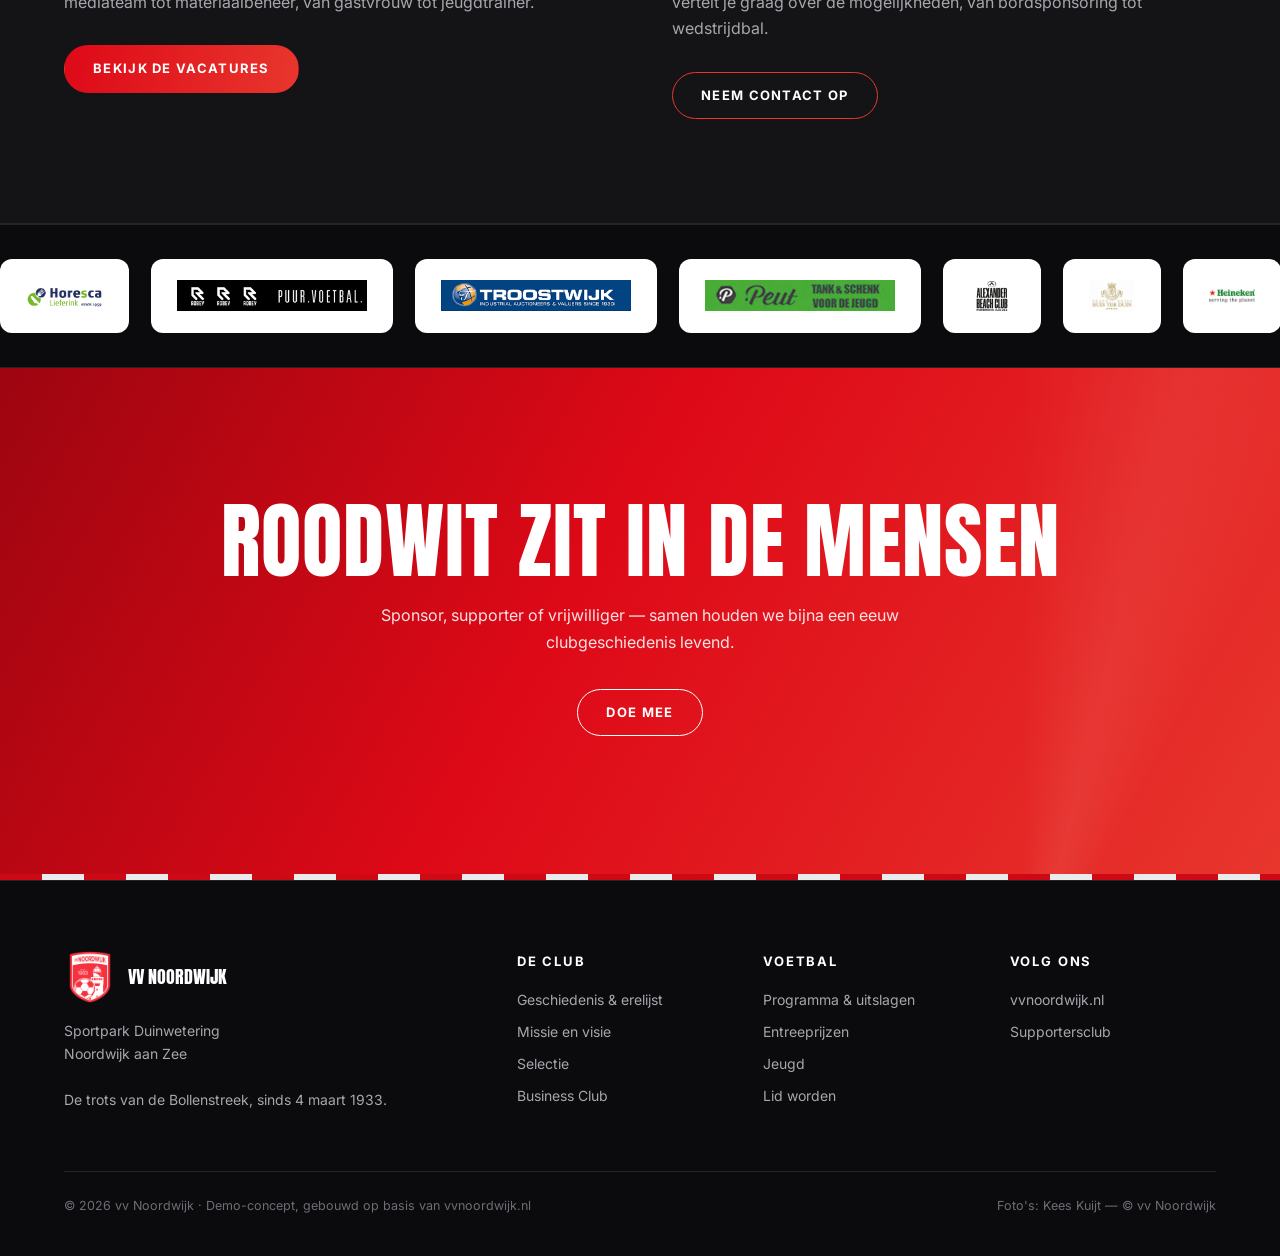
<file: steun.html>
<!DOCTYPE html>
<html lang="nl">
<head>
<meta charset="UTF-8">
<meta name="viewport" content="width=device-width, initial-scale=1.0">
<title>Steun de club — vv Noordwijk</title>
<meta name="description" content="Steun vv Noordwijk: Business Club, Club van 100, Supportersclub en vrijwilligerswerk.">
<link rel="icon" href="assets/logo-512.png">
<link rel="preconnect" href="https://fonts.googleapis.com">
<link rel="preconnect" href="https://fonts.gstatic.com" crossorigin>
<link href="https://fonts.googleapis.com/css2?family=Anton&family=Inter:wght@400;600;700&display=swap" rel="stylesheet">
<link rel="stylesheet" href="assets/style.css">
</head>
<body>

<nav class="nav">
  <div class="nav-inner">
    <a class="nav-logo" href="index.html">
      <img src="assets/logo-512.png" alt="vv Noordwijk">
      <span>vv Noordwijk</span>
    </a>
    <ul class="nav-links">
      <li><a href="index.html">Home</a></li>
      <li><a href="club.html">De club</a></li>
      <li><a href="selectie.html">Selectie</a></li>
      <li><a href="wedstrijden.html">Wedstrijden</a></li>
      <li><a href="jeugd.html">Jeugd</a></li>
      <li><a href="steun.html" class="actief">Steun de club</a></li>
    </ul>
    <a class="knop" href="jeugd.html#lidworden">Word lid</a>
    <button class="nav-burger" aria-label="Menu"><span></span><span></span><span></span></button>
  </div>
</nav>
<div class="mobiel-menu">
  <a href="index.html">Home</a>
  <a href="club.html">De club</a>
  <a href="selectie.html">Selectie</a>
  <a href="wedstrijden.html">Wedstrijden</a>
  <a href="jeugd.html">Jeugd</a>
  <a href="steun.html" class="actief">Steun de club</a>
</div>

<header class="pagina-hero">
  <div class="lichtbundel"></div>
  <div class="wrap">
    <span class="kicker kicker--zand">Samen zijn we vv Noordwijk</span>
    <h1 data-woorden>Steun de club</h1>
    <p>Een club van 850 leden draait op mensen en partners die net dat beetje extra geven. Onderneming, supporter of vrijwilliger: er is altijd een manier om bij te dragen.</p>
  </div>
</header>

<!-- MANIEREN OM TE STEUNEN -->
<section class="sectie">
  <div class="wrap">
    <span class="kicker reveal">Voor ondernemers &eacute;n supporters</span>
    <h2 class="sectie-kop reveal">Vier manieren om bij te dragen</h2>
    <div class="kaarten-3">
      <div class="info-kaart reveal">
        <span class="icoon">&#128188;</span>
        <h3>Business Club</h3>
        <p>H&eacute;t zakelijke netwerk van de Bollenstreek. Als lid van de Business Club koppel je je bedrijf aan een club met historie, ontmoet je ondernemers uit de regio en ben je bij thuiswedstrijden welkom in de BC-ruimte. Er zijn sponsorpakketten voor elk budget.</p>
        <a href="https://www.vvnoordwijk.nl/bc-sponsorpakketten" target="_blank" rel="noopener" style="color:var(--rood-licht);font-weight:600;font-size:14px">Bekijk de sponsorpakketten &rarr;</a>
      </div>
      <div class="info-kaart reveal">
        <span class="icoon">&#128175;</span>
        <h3>Club van 100</h3>
        <p>Voor iedereen die de club een warm hart toedraagt: met een jaarlijkse bijdrage steun je concrete projecten voor de vereniging &mdash; van materialen voor de jeugd tot verbeteringen op het sportpark. Je naam prijkt op het bord in de kantine.</p>
        <a href="https://www.vvnoordwijk.nl/club-van-100" target="_blank" rel="noopener" style="color:var(--rood-licht);font-weight:600;font-size:14px">Word lid van de Club van 100 &rarr;</a>
      </div>
      <div class="info-kaart reveal">
        <span class="icoon">&#128227;</span>
        <h3>Supportersclub</h3>
        <p>De twaalfde man van Noordwijk 1. De Supportersclub organiseert busreizen naar uitwedstrijden, acties rond thuiswedstrijden en zorgt voor sfeer op de Duinwetering &mdash; thuis &eacute;n uit.</p>
        <a href="https://scvvnoordwijk.nl" target="_blank" rel="noopener" style="color:var(--rood-licht);font-weight:600;font-size:14px">Naar scvvnoordwijk.nl &rarr;</a>
      </div>
    </div>
  </div>
</section>

<!-- VRIJWILLIGERS -->
<section class="sectie" style="background:var(--paneel);border-top:1px solid var(--paneel-rand);border-bottom:1px solid var(--paneel-rand)">
  <div class="wrap">
    <div class="twee-kolom" style="align-items:start">
      <div>
        <span class="kicker reveal">Vrijwilligers</span>
        <h2 class="sectie-kop reveal">De club draait op jou</h2>
        <div class="proza reveal">
          <p>Geen wedstrijd zonder scheidsrechter, geen kantine zonder bardienst, geen jeugdtoernooi zonder begeleiders. <strong>Vrijwilligers voelen zich thuis bij vv Noordwijk</strong> &mdash; het staat letterlijk in onze doelstellingen.</p>
          <p>Of je nu een paar uur per maand hebt of elke zaterdag op het sportpark staat: de Vrijwilligerscommissie vindt een rol die bij je past. Van mediateam tot materiaalbeheer, van gastvrouw tot jeugdtrainer.</p>
        </div>
        <a class="knop knop--vol reveal" style="margin-top:12px" href="https://www.vvnoordwijk.nl/vacatures" target="_blank" rel="noopener">Bekijk de vacatures</a>
      </div>
      <div>
        <span class="kicker reveal">Onze partners</span>
        <h2 class="sectie-kop reveal">Trotse hoofdsponsors</h2>
        <div class="proza reveal">
          <p>Het eerste elftal speelt met <strong>Horesca Lieferink</strong> op de borst, in tenues van <strong>Robey Sportswear</strong>. Samen met partners als <strong>Troostwijk</strong> en <strong>Peut</strong> en de tientallen leden van de Business Club maken zij het voetbal op de Duinwetering mogelijk.</p>
          <p>Ook partner worden van de trots van de Bollenstreek? De Business Club vertelt je graag over de mogelijkheden, van bordsponsoring tot wedstrijdbal.</p>
        </div>
        <a class="knop reveal" style="margin-top:12px" href="https://www.vvnoordwijk.nl/bc-contact" target="_blank" rel="noopener">Neem contact op</a>
      </div>
    </div>
  </div>
</section>

<!-- SPONSORS -->
<div class="marquee-sectie">
  <div class="marquee marquee--logos" aria-label="Partners van vv Noordwijk">
    <div class="logo-pill"><img src="assets/sponsors/horesca.png" alt="Horesca Lieferink"></div>
    <div class="logo-pill"><img src="assets/sponsors/Robey-banner.png" alt="Robey Sportswear"></div>
    <div class="logo-pill"><img src="assets/sponsors/Troostwijk-banner-2.png" alt="Troostwijk"></div>
    <div class="logo-pill"><img src="assets/sponsors/peut-banner-1.png" alt="Peut"></div>
    <div class="logo-pill"><img src="assets/sponsors/alexander-beach.jpg" alt="Alexander Beach Club"></div>
    <div class="logo-pill"><img src="assets/sponsors/huis-ter-duin.png" alt="Grand Hotel Huis ter Duin"></div>
    <div class="logo-pill"><img src="assets/sponsors/heineken.png" alt="Heineken"></div>
    <div class="logo-pill"><img src="assets/sponsors/van-der-sar.jpg" alt="Edwin van der Sar Foundation"></div>
    <div class="logo-pill"><img src="assets/sponsors/horesca.png" alt=""></div>
    <div class="logo-pill"><img src="assets/sponsors/Robey-banner.png" alt=""></div>
    <div class="logo-pill"><img src="assets/sponsors/Troostwijk-banner-2.png" alt=""></div>
    <div class="logo-pill"><img src="assets/sponsors/peut-banner-1.png" alt=""></div>
    <div class="logo-pill"><img src="assets/sponsors/alexander-beach.jpg" alt=""></div>
    <div class="logo-pill"><img src="assets/sponsors/huis-ter-duin.png" alt=""></div>
    <div class="logo-pill"><img src="assets/sponsors/heineken.png" alt=""></div>
    <div class="logo-pill"><img src="assets/sponsors/van-der-sar.jpg" alt=""></div>
  </div>
</div>

<!-- CTA -->
<section class="cta-sectie">
  <div class="lichtbundel"></div>
  <h2>Roodwit zit in de mensen</h2>
  <p>Sponsor, supporter of vrijwilliger &mdash; samen houden we bijna een eeuw clubgeschiedenis levend.</p>
  <a class="knop" href="https://www.vvnoordwijk.nl/bc-contact" target="_blank" rel="noopener">Doe mee</a>
</section>

<div class="strepen"></div>

<footer class="footer">
  <div class="wrap">
    <div class="footer-grid">
      <div>
        <div class="footer-logo">
          <img src="assets/logo-512.png" alt="vv Noordwijk">
          <span>vv Noordwijk</span>
        </div>
        <p>Sportpark Duinwetering<br>Noordwijk aan Zee<br><br>De trots van de Bollenstreek, sinds 4 maart 1933.</p>
      </div>
      <div>
        <h4>De club</h4>
        <ul>
          <li><a href="club.html">Geschiedenis &amp; erelijst</a></li>
          <li><a href="club.html#missie">Missie en visie</a></li>
          <li><a href="selectie.html">Selectie</a></li>
          <li><a href="steun.html">Business Club</a></li>
        </ul>
      </div>
      <div>
        <h4>Voetbal</h4>
        <ul>
          <li><a href="wedstrijden.html">Programma &amp; uitslagen</a></li>
          <li><a href="wedstrijden.html#tickets">Entreeprijzen</a></li>
          <li><a href="jeugd.html">Jeugd</a></li>
          <li><a href="jeugd.html#lidworden">Lid worden</a></li>
        </ul>
      </div>
      <div>
        <h4>Volg ons</h4>
        <ul>
          <li><a href="https://www.vvnoordwijk.nl" target="_blank" rel="noopener">vvnoordwijk.nl</a></li>
          <li><a href="https://scvvnoordwijk.nl" target="_blank" rel="noopener">Supportersclub</a></li>
        </ul>
      </div>
    </div>
    <div class="footer-onder">
      <span>&copy; 2026 vv Noordwijk &middot; Demo-concept, gebouwd op basis van vvnoordwijk.nl</span>
      <span>Foto's: Kees Kuijt &mdash; &copy; vv Noordwijk</span>
    </div>
  </div>
</footer>

<script src="assets/site.js"></script>
</body>
</html>
</file>
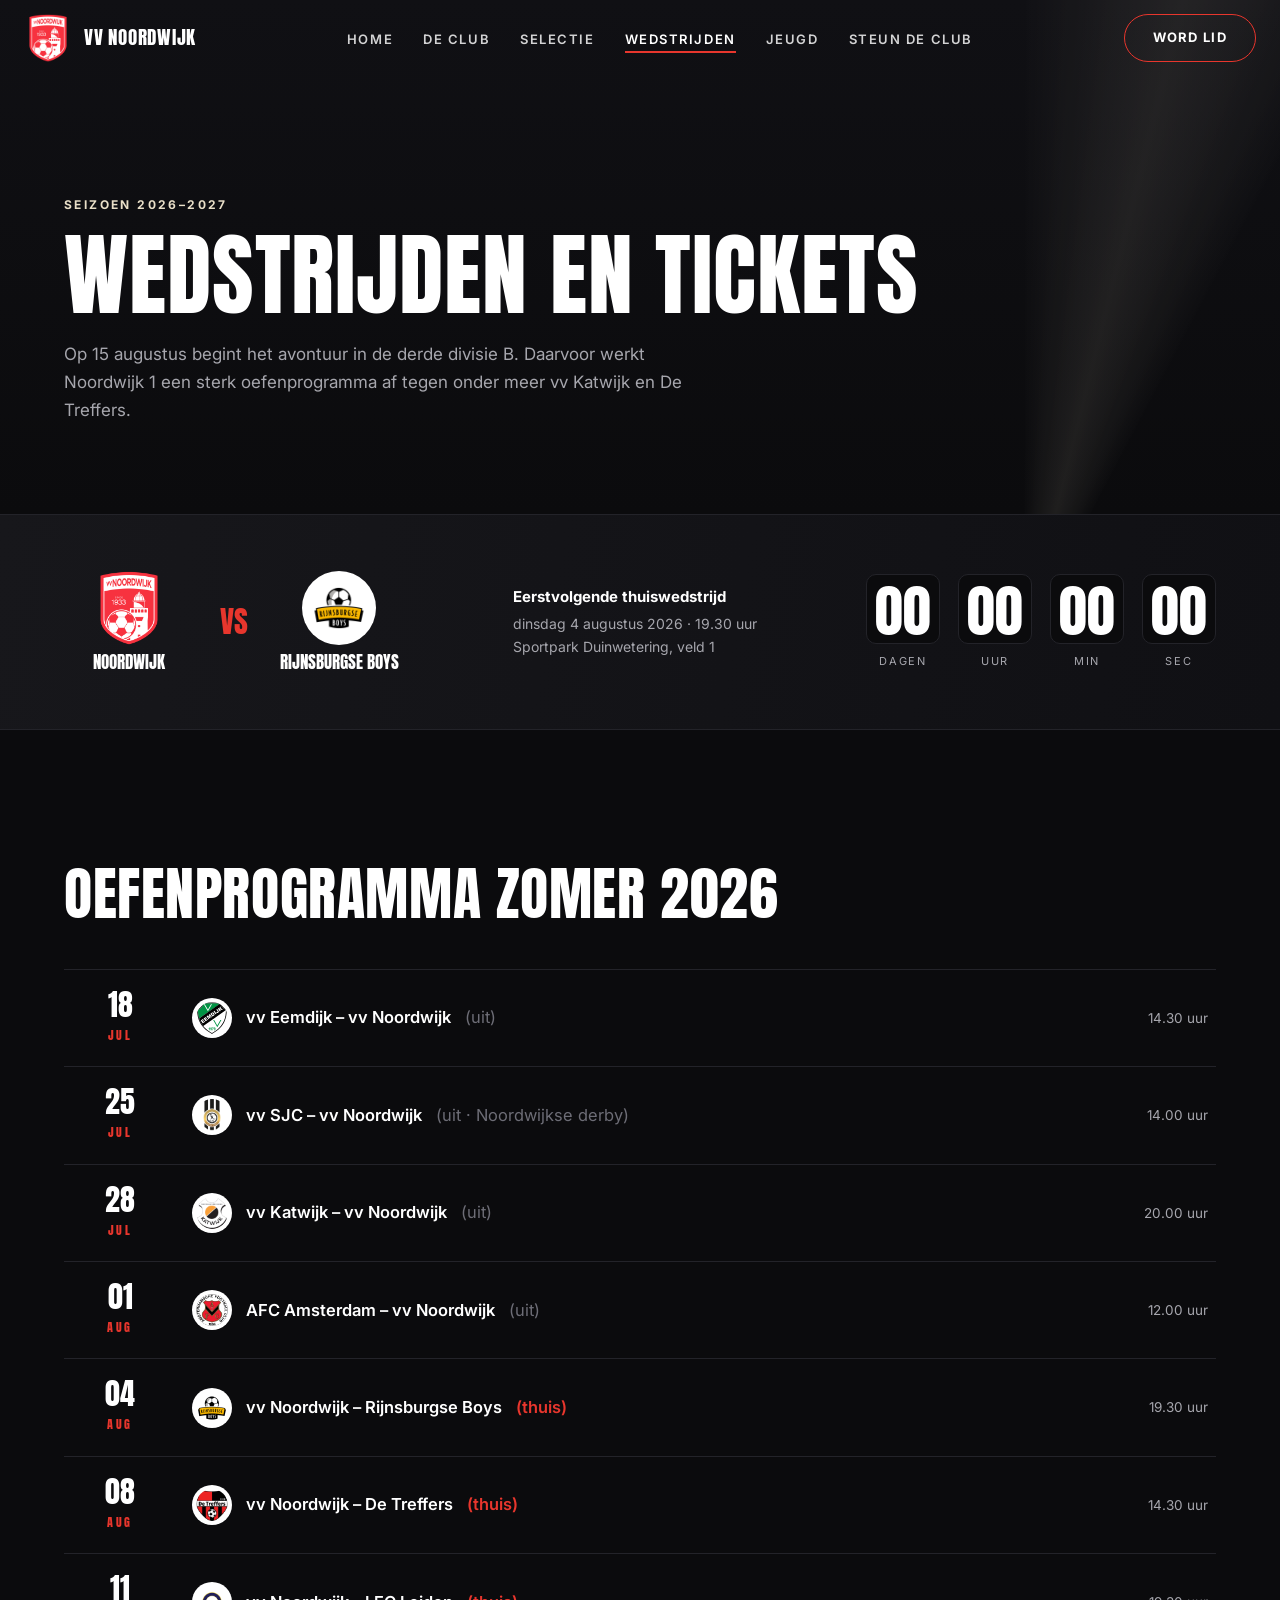
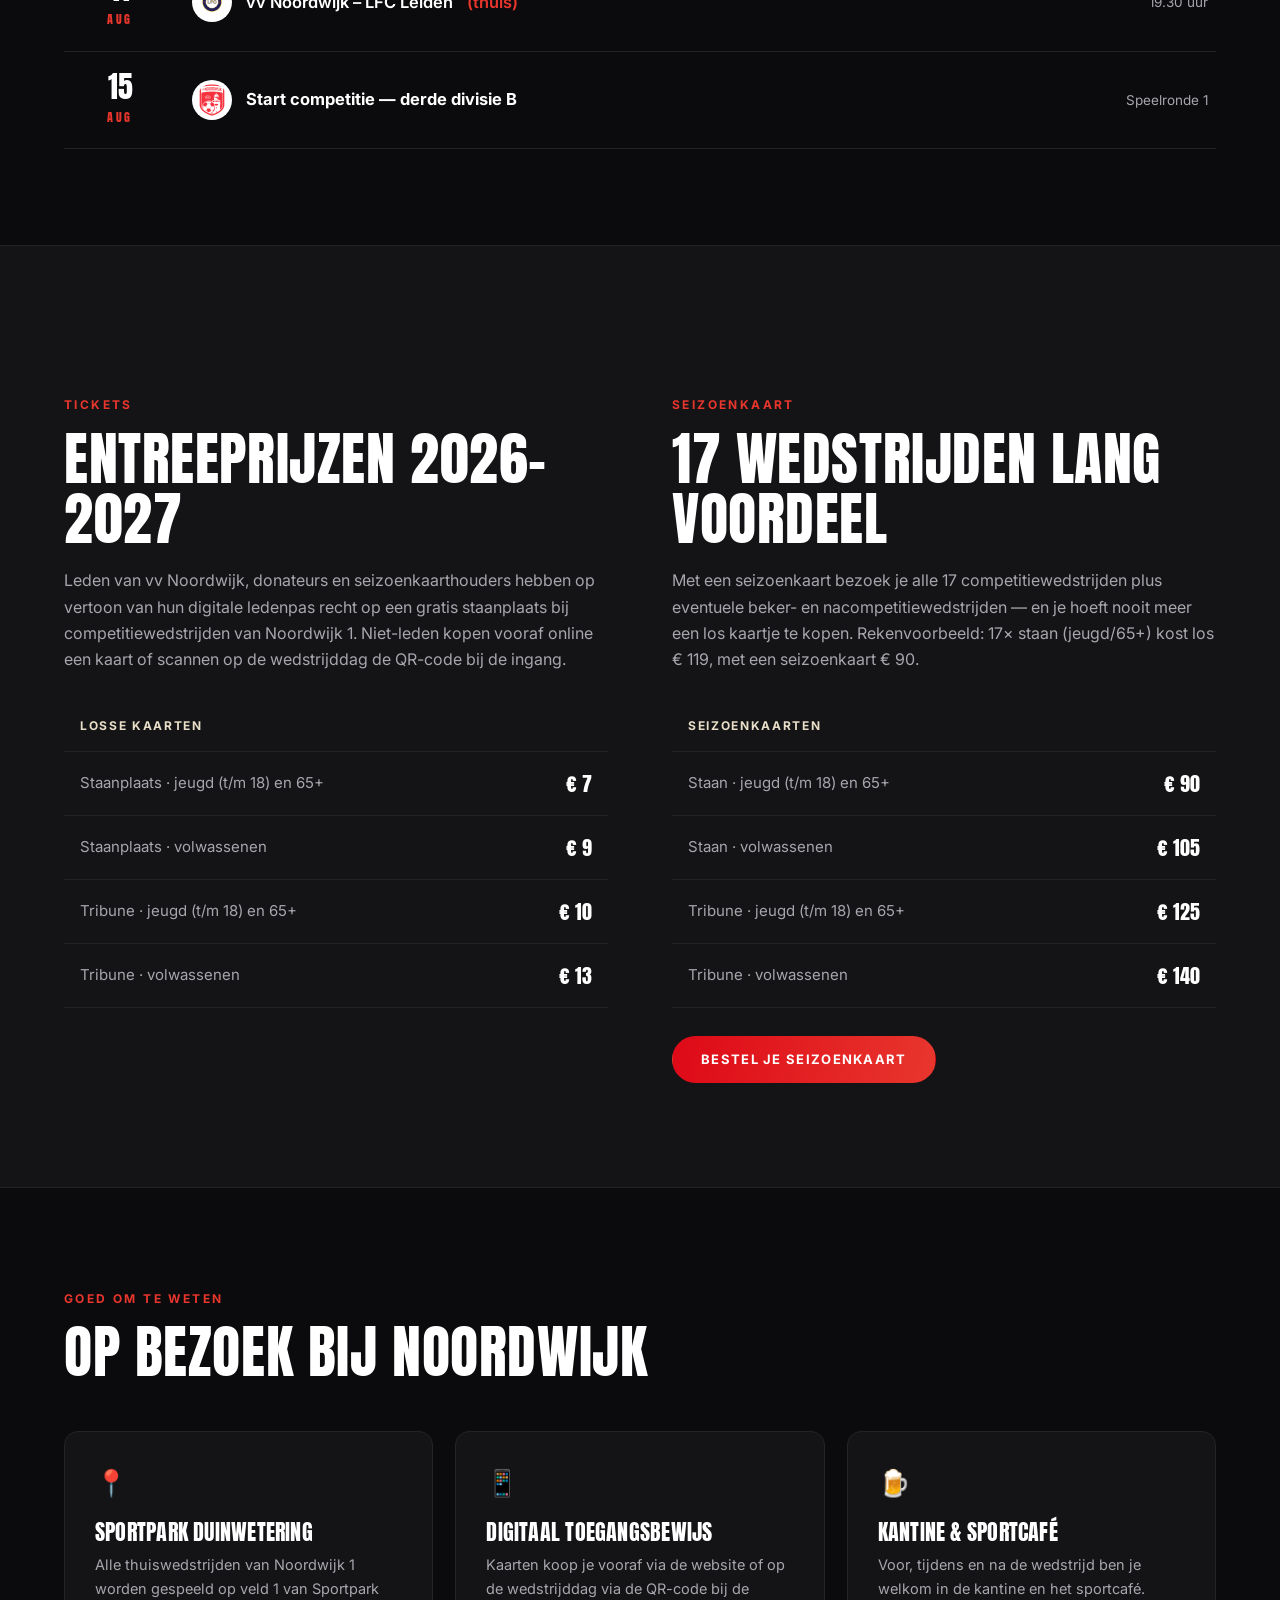
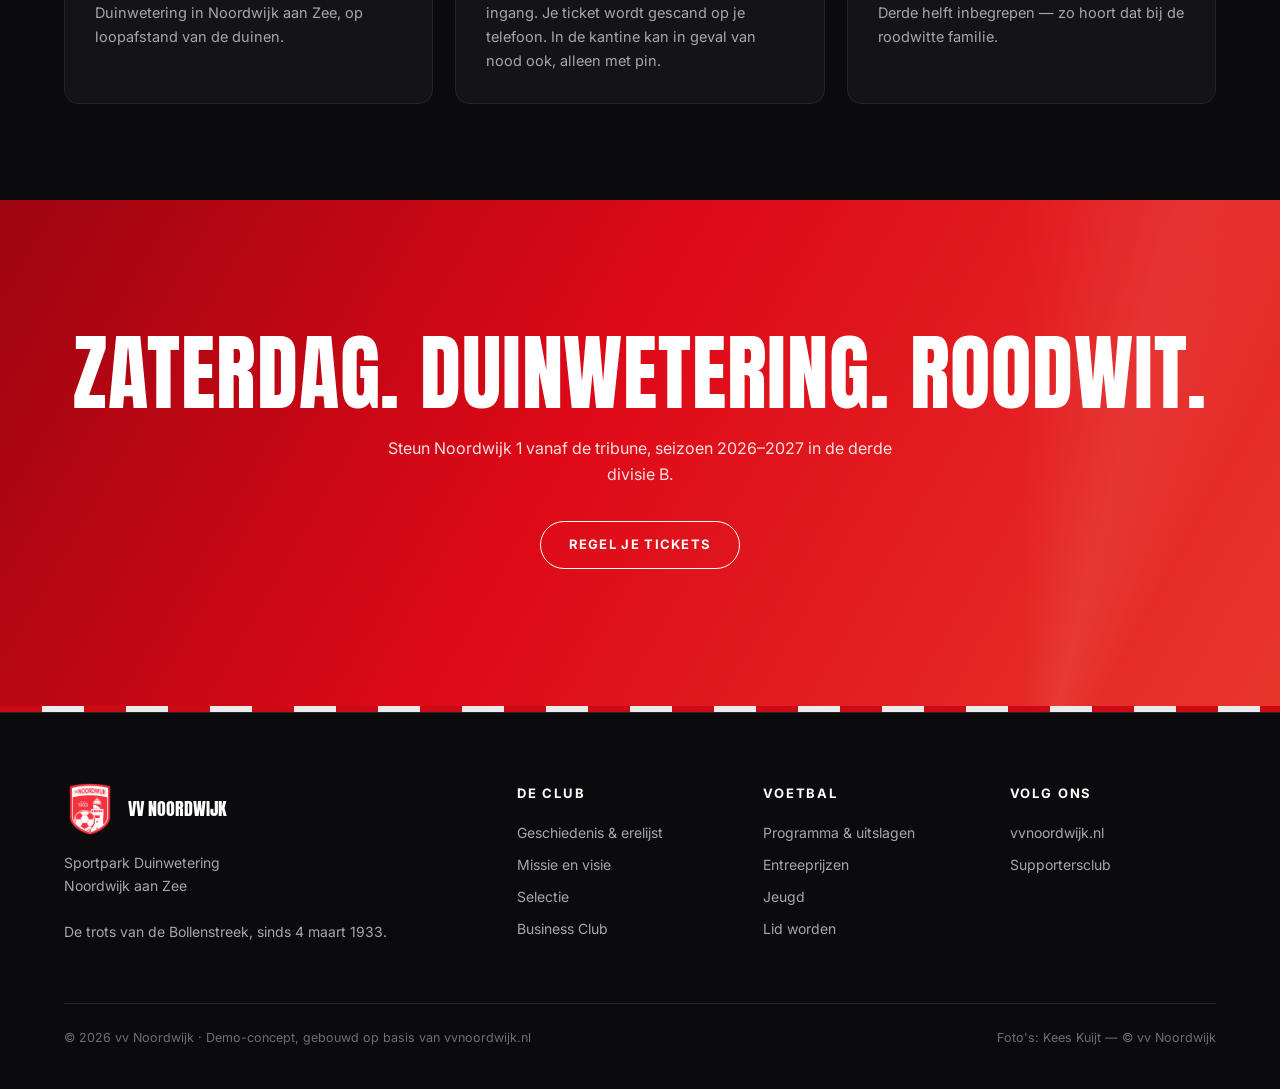
<file: wedstrijden.html>
<!DOCTYPE html>
<html lang="nl">
<head>
<meta charset="UTF-8">
<meta name="viewport" content="width=device-width, initial-scale=1.0">
<title>Wedstrijden &amp; tickets — vv Noordwijk</title>
<meta name="description" content="Programma, entreeprijzen en seizoenkaarten van vv Noordwijk.">
<link rel="icon" href="assets/logo-512.png">
<link rel="preconnect" href="https://fonts.googleapis.com">
<link rel="preconnect" href="https://fonts.gstatic.com" crossorigin>
<link href="https://fonts.googleapis.com/css2?family=Anton&family=Inter:wght@400;600;700&display=swap" rel="stylesheet">
<link rel="stylesheet" href="assets/style.css">
</head>
<body>

<nav class="nav">
  <div class="nav-inner">
    <a class="nav-logo" href="index.html">
      <img src="assets/logo-512.png" alt="vv Noordwijk">
      <span>vv Noordwijk</span>
    </a>
    <ul class="nav-links">
      <li><a href="index.html">Home</a></li>
      <li><a href="club.html">De club</a></li>
      <li><a href="selectie.html">Selectie</a></li>
      <li><a href="wedstrijden.html" class="actief">Wedstrijden</a></li>
      <li><a href="jeugd.html">Jeugd</a></li>
      <li><a href="steun.html">Steun de club</a></li>
    </ul>
    <a class="knop" href="jeugd.html#lidworden">Word lid</a>
    <button class="nav-burger" aria-label="Menu"><span></span><span></span><span></span></button>
  </div>
</nav>
<div class="mobiel-menu">
  <a href="index.html">Home</a>
  <a href="club.html">De club</a>
  <a href="selectie.html">Selectie</a>
  <a href="wedstrijden.html" class="actief">Wedstrijden</a>
  <a href="jeugd.html">Jeugd</a>
  <a href="steun.html">Steun de club</a>
</div>

<header class="pagina-hero">
  <div class="lichtbundel"></div>
  <div class="wrap">
    <span class="kicker kicker--zand">Seizoen 2026&ndash;2027</span>
    <h1 data-woorden>Wedstrijden en tickets</h1>
    <p>Op 15 augustus begint het avontuur in de derde divisie B. Daarvoor werkt Noordwijk 1 een sterk oefenprogramma af tegen onder meer vv Katwijk en De Treffers.</p>
  </div>
</header>

<!-- COUNTDOWN -->
<section class="wedstrijdbalk">
  <div class="wrap wedstrijdbalk-inner" data-countdown="2026-08-04T19:30:00+02:00">
    <div class="affiche">
      <div class="team">
        <img src="assets/logo-512.png" alt="vv Noordwijk">
        <span>Noordwijk</span>
      </div>
      <div class="vs">VS</div>
      <div class="team">
        <img class="clublogo" src="assets/clubs/rijnsburgse-boys.jpg" alt="Rijnsburgse Boys">
        <span>Rijnsburgse Boys</span>
      </div>
    </div>
    <div class="wedstrijd-meta">
      <strong>Eerstvolgende thuiswedstrijd</strong>
      dinsdag 4 augustus 2026 &middot; 19.30 uur<br>
      Sportpark Duinwetering, veld 1
    </div>
    <div class="countdown">
      <div class="count-item"><b data-cd-d>00</b><span>Dagen</span></div>
      <div class="count-item"><b data-cd-u>00</b><span>Uur</span></div>
      <div class="count-item"><b data-cd-m>00</b><span>Min</span></div>
      <div class="count-item"><b data-cd-s>00</b><span>Sec</span></div>
    </div>
  </div>
</section>

<!-- PROGRAMMA -->
<section class="sectie">
  <div class="wrap">
    <span class="kicker reveal">Voorbereiding</span>
    <h2 class="sectie-kop reveal">Oefenprogramma zomer 2026</h2>
    <div class="agenda-lijst">
      <div class="agenda-rij reveal">
        <div class="agenda-datum"><b>18</b><span>JUL</span></div>
        <h3><img class="clubje" src="assets/clubs/eemdijk.svg" alt="vv Eemdijk">vv Eemdijk &ndash; vv Noordwijk <span style="color:#6d6d76;font-weight:400">(uit)</span></h3>
        <span class="tijd">14.30 uur</span>
      </div>
      <div class="agenda-rij reveal">
        <div class="agenda-datum"><b>25</b><span>JUL</span></div>
        <h3><img class="clubje" src="assets/clubs/sjc.png" alt="vv SJC">vv SJC &ndash; vv Noordwijk <span style="color:#6d6d76;font-weight:400">(uit &middot; Noordwijkse derby)</span></h3>
        <span class="tijd">14.00 uur</span>
      </div>
      <div class="agenda-rij reveal">
        <div class="agenda-datum"><b>28</b><span>JUL</span></div>
        <h3><img class="clubje" src="assets/clubs/katwijk.png" alt="vv Katwijk">vv Katwijk &ndash; vv Noordwijk <span style="color:#6d6d76;font-weight:400">(uit)</span></h3>
        <span class="tijd">20.00 uur</span>
      </div>
      <div class="agenda-rij reveal">
        <div class="agenda-datum"><b>01</b><span>AUG</span></div>
        <h3><img class="clubje" src="assets/clubs/afc.png" alt="AFC Amsterdam">AFC Amsterdam &ndash; vv Noordwijk <span style="color:#6d6d76;font-weight:400">(uit)</span></h3>
        <span class="tijd">12.00 uur</span>
      </div>
      <div class="agenda-rij reveal">
        <div class="agenda-datum"><b>04</b><span>AUG</span></div>
        <h3><img class="clubje" src="assets/clubs/rijnsburgse-boys.jpg" alt="Rijnsburgse Boys">vv Noordwijk &ndash; Rijnsburgse Boys <span style="color:var(--rood-licht);font-weight:600">(thuis)</span></h3>
        <span class="tijd">19.30 uur</span>
      </div>
      <div class="agenda-rij reveal">
        <div class="agenda-datum"><b>08</b><span>AUG</span></div>
        <h3><img class="clubje" src="assets/clubs/de-treffers.png" alt="De Treffers">vv Noordwijk &ndash; De Treffers <span style="color:var(--rood-licht);font-weight:600">(thuis)</span></h3>
        <span class="tijd">14.30 uur</span>
      </div>
      <div class="agenda-rij reveal">
        <div class="agenda-datum"><b>11</b><span>AUG</span></div>
        <h3><img class="clubje" src="assets/clubs/lfc-leiden.png" alt="LFC Leiden">vv Noordwijk &ndash; LFC Leiden <span style="color:var(--rood-licht);font-weight:600">(thuis)</span></h3>
        <span class="tijd">19.30 uur</span>
      </div>
      <div class="agenda-rij reveal">
        <div class="agenda-datum"><b>15</b><span>AUG</span></div>
        <h3><img class="clubje" src="assets/logo-512.png" alt="vv Noordwijk"><strong style="color:var(--wit)">Start competitie &mdash; derde divisie B</strong></h3>
        <span class="tijd">Speelronde 1</span>
      </div>
    </div>
  </div>
</section>

<!-- TICKETS -->
<section class="sectie" id="tickets" style="background:var(--paneel);border-top:1px solid var(--paneel-rand);border-bottom:1px solid var(--paneel-rand)">
  <div class="wrap">
    <div class="twee-kolom" style="align-items:start">
      <div>
        <span class="kicker reveal">Tickets</span>
        <h2 class="sectie-kop reveal">Entreeprijzen 2026&ndash;2027</h2>
        <p class="reveal">Leden van vv Noordwijk, donateurs en seizoenkaarthouders hebben op vertoon van hun digitale ledenpas recht op een gratis staanplaats bij competitiewedstrijden van Noordwijk 1. Niet-leden kopen vooraf online een kaart of scannen op de wedstrijddag de QR-code bij de ingang.</p>
        <table class="prijs-tabel reveal">
          <tr><th>Losse kaarten</th><th></th></tr>
          <tr><td>Staanplaats &middot; jeugd (t/m 18) en 65+</td><td>&euro; 7</td></tr>
          <tr><td>Staanplaats &middot; volwassenen</td><td>&euro; 9</td></tr>
          <tr><td>Tribune &middot; jeugd (t/m 18) en 65+</td><td>&euro; 10</td></tr>
          <tr><td>Tribune &middot; volwassenen</td><td>&euro; 13</td></tr>
        </table>
      </div>
      <div>
        <span class="kicker reveal">Seizoenkaart</span>
        <h2 class="sectie-kop reveal">17 wedstrijden lang voordeel</h2>
        <p class="reveal">Met een seizoenkaart bezoek je alle 17 competitiewedstrijden plus eventuele beker- en nacompetitiewedstrijden &mdash; en je hoeft nooit meer een los kaartje te kopen. Rekenvoorbeeld: 17&times; staan (jeugd/65+) kost los &euro;&nbsp;119, met een seizoenkaart &euro;&nbsp;90.</p>
        <table class="prijs-tabel reveal">
          <tr><th>Seizoenkaarten</th><th></th></tr>
          <tr><td>Staan &middot; jeugd (t/m 18) en 65+</td><td>&euro; 90</td></tr>
          <tr><td>Staan &middot; volwassenen</td><td>&euro; 105</td></tr>
          <tr><td>Tribune &middot; jeugd (t/m 18) en 65+</td><td>&euro; 125</td></tr>
          <tr><td>Tribune &middot; volwassenen</td><td>&euro; 140</td></tr>
        </table>
        <a class="knop knop--vol reveal" style="margin-top:28px" href="https://www.vvnoordwijk.nl/toegangsprijzen-en-abonnementen" target="_blank" rel="noopener">Bestel je seizoenkaart</a>
      </div>
    </div>
  </div>
</section>

<!-- BEZOEKERSINFO -->
<section class="sectie">
  <div class="wrap">
    <span class="kicker reveal">Goed om te weten</span>
    <h2 class="sectie-kop reveal">Op bezoek bij Noordwijk</h2>
    <div class="kaarten-3">
      <div class="info-kaart reveal">
        <span class="icoon">&#128205;</span>
        <h3>Sportpark Duinwetering</h3>
        <p>Alle thuiswedstrijden van Noordwijk 1 worden gespeeld op veld 1 van Sportpark Duinwetering in Noordwijk aan Zee, op loopafstand van de duinen.</p>
      </div>
      <div class="info-kaart reveal">
        <span class="icoon">&#128241;</span>
        <h3>Digitaal toegangsbewijs</h3>
        <p>Kaarten koop je vooraf via de website of op de wedstrijddag via de QR-code bij de ingang. Je ticket wordt gescand op je telefoon. In de kantine kan in geval van nood ook, alleen met pin.</p>
      </div>
      <div class="info-kaart reveal">
        <span class="icoon">&#127866;</span>
        <h3>Kantine &amp; sportcaf&eacute;</h3>
        <p>Voor, tijdens en na de wedstrijd ben je welkom in de kantine en het sportcaf&eacute;. Derde helft inbegrepen &mdash; zo hoort dat bij de roodwitte familie.</p>
      </div>
    </div>
  </div>
</section>

<!-- CTA -->
<section class="cta-sectie">
  <div class="lichtbundel"></div>
  <h2>Zaterdag. Duinwetering. Roodwit.</h2>
  <p>Steun Noordwijk 1 vanaf de tribune, seizoen 2026&ndash;2027 in de derde divisie B.</p>
  <a class="knop" href="https://www.vvnoordwijk.nl/toegangsprijzen-en-abonnementen" target="_blank" rel="noopener">Regel je tickets</a>
</section>

<div class="strepen"></div>

<footer class="footer">
  <div class="wrap">
    <div class="footer-grid">
      <div>
        <div class="footer-logo">
          <img src="assets/logo-512.png" alt="vv Noordwijk">
          <span>vv Noordwijk</span>
        </div>
        <p>Sportpark Duinwetering<br>Noordwijk aan Zee<br><br>De trots van de Bollenstreek, sinds 4 maart 1933.</p>
      </div>
      <div>
        <h4>De club</h4>
        <ul>
          <li><a href="club.html">Geschiedenis &amp; erelijst</a></li>
          <li><a href="club.html#missie">Missie en visie</a></li>
          <li><a href="selectie.html">Selectie</a></li>
          <li><a href="steun.html">Business Club</a></li>
        </ul>
      </div>
      <div>
        <h4>Voetbal</h4>
        <ul>
          <li><a href="wedstrijden.html">Programma &amp; uitslagen</a></li>
          <li><a href="wedstrijden.html#tickets">Entreeprijzen</a></li>
          <li><a href="jeugd.html">Jeugd</a></li>
          <li><a href="jeugd.html#lidworden">Lid worden</a></li>
        </ul>
      </div>
      <div>
        <h4>Volg ons</h4>
        <ul>
          <li><a href="https://www.vvnoordwijk.nl" target="_blank" rel="noopener">vvnoordwijk.nl</a></li>
          <li><a href="https://scvvnoordwijk.nl" target="_blank" rel="noopener">Supportersclub</a></li>
        </ul>
      </div>
    </div>
    <div class="footer-onder">
      <span>&copy; 2026 vv Noordwijk &middot; Demo-concept, gebouwd op basis van vvnoordwijk.nl</span>
      <span>Foto's: Kees Kuijt &mdash; &copy; vv Noordwijk</span>
    </div>
  </div>
</footer>

<script src="assets/site.js"></script>
</body>
</html>
</file>
<file: assets/style.css>
/* ============================================================
   vv Noordwijk — demo-website
   "De trots van de Bollenstreek"
   ============================================================ */

:root {
  --rood: #DE0917;
  --rood-licht: #E8362D;
  --donker: #0B0B0D;
  --paneel: #141417;
  --paneel-rand: #232329;
  --wit: #FFFFFF;
  --grijs: #A6A6AD;
  --zand: #E9DFC8;
  --display: 'Anton', 'Arial Narrow', sans-serif;
  --body: 'Inter', 'Segoe UI', sans-serif;
  --nav-h: 76px;
}

* { margin: 0; padding: 0; box-sizing: border-box; }
html { scroll-behavior: smooth; }

body {
  background: var(--donker);
  color: var(--grijs);
  font-family: var(--body);
  font-size: 16px;
  line-height: 1.65;
  -webkit-font-smoothing: antialiased;
  overflow-x: hidden;
}

img { max-width: 100%; display: block; }
a { color: inherit; text-decoration: none; }

h1, h2, h3, .display {
  font-family: var(--display);
  font-weight: 400;
  color: var(--wit);
  text-transform: uppercase;
  letter-spacing: .01em;
  line-height: 1.04;
}

.wrap { max-width: 1200px; margin: 0 auto; padding: 0 24px; }

.kicker {
  display: inline-block;
  font-size: 12px;
  font-weight: 700;
  letter-spacing: .2em;
  text-transform: uppercase;
  color: var(--rood-licht);
  margin-bottom: 14px;
}
.kicker--zand { color: var(--zand); }

.sectie { padding: 96px 0; position: relative; }
.sectie-kop { font-size: clamp(34px, 4.6vw, 58px); margin-bottom: 18px; }
.sectie-intro { max-width: 640px; font-size: 17px; }

/* Rood-witte streepmotief-rand (thuisshirt) */
.strepen {
  height: 6px;
  background: repeating-linear-gradient(90deg,
    var(--rood) 0 42px, var(--wit) 42px 84px);
  opacity: .92;
}

/* ============ NAVIGATIE ============ */
.nav {
  position: fixed; top: 0; left: 0; right: 0; z-index: 100;
  height: var(--nav-h);
  display: flex; align-items: center;
  transition: background .35s ease, box-shadow .35s ease, backdrop-filter .35s ease;
  opacity: 0; transform: translateY(-10px);
  animation: navIn .6s ease .5s forwards;
}
@keyframes navIn { to { opacity: 1; transform: translateY(0); } }
.nav.is-scrolled {
  background: rgba(11,11,13,.82);
  backdrop-filter: blur(12px);
  -webkit-backdrop-filter: blur(12px);
  box-shadow: 0 1px 0 rgba(255,255,255,.06);
}
.nav-inner {
  width: 100%; max-width: 1280px; margin: 0 auto; padding: 0 24px;
  display: flex; align-items: center; justify-content: space-between; gap: 24px;
}
.nav-logo { display: flex; align-items: center; gap: 12px; }
.nav-logo img { height: 48px; width: 48px; }
.nav-logo span {
  font-family: var(--display); color: var(--wit); font-size: 19px;
  text-transform: uppercase; letter-spacing: .04em;
}
.nav-links { display: flex; gap: 30px; list-style: none; }
.nav-links a {
  font-size: 13px; font-weight: 600; text-transform: uppercase;
  letter-spacing: .12em; color: rgba(255,255,255,.82);
  position: relative; padding: 6px 0;
}
.nav-links a::after {
  content: ''; position: absolute; left: 0; right: 0; bottom: 0;
  height: 2px; background: var(--rood-licht);
  transform: scaleX(0); transform-origin: left;
  transition: transform .3s ease;
}
.nav-links a:hover::after, .nav-links a.actief::after { transform: scaleX(1); }
.nav-links a.actief { color: var(--wit); }

.knop {
  display: inline-block; padding: 12px 28px; border-radius: 999px;
  font-family: var(--body); font-size: 13px; font-weight: 700;
  text-transform: uppercase; letter-spacing: .1em;
  border: 1.5px solid var(--rood-licht); color: var(--wit);
  position: relative; overflow: hidden; z-index: 1;
  transition: color .3s ease; cursor: pointer; text-align: center;
}
.knop::before {
  content: ''; position: absolute; inset: 0; z-index: -1;
  background: linear-gradient(100deg, var(--rood), var(--rood-licht));
  transform: translateX(-101%); transition: transform .3s ease;
}
.knop:hover::before { transform: translateX(0); }
.knop--vol { background: linear-gradient(100deg, var(--rood), var(--rood-licht)); border-color: transparent; }
.knop--vol::before { background: #b00712; }

/* Hamburger */
.nav-burger {
  display: none; background: none; border: 0; cursor: pointer;
  width: 44px; height: 44px; position: relative; z-index: 130;
}
.nav-burger span {
  display: block; width: 24px; height: 2px; background: var(--wit);
  margin: 5px auto; transition: transform .3s ease, opacity .3s ease;
}
.nav-burger.open span:nth-child(1) { transform: translateY(7px) rotate(45deg); }
.nav-burger.open span:nth-child(2) { opacity: 0; }
.nav-burger.open span:nth-child(3) { transform: translateY(-7px) rotate(-45deg); }

.mobiel-menu {
  position: fixed; inset: 0; z-index: 120; background: rgba(11,11,13,.97);
  backdrop-filter: blur(10px);
  display: flex; flex-direction: column; justify-content: center; align-items: center; gap: 8px;
  opacity: 0; pointer-events: none; transition: opacity .3s ease;
}
.mobiel-menu.open { opacity: 1; pointer-events: auto; }
.mobiel-menu a {
  font-family: var(--display); font-size: 32px; color: var(--wit);
  text-transform: uppercase; padding: 8px 0;
}
.mobiel-menu a.actief { color: var(--rood-licht); }

/* ============ HERO ============ */
.hero {
  min-height: 100vh; min-height: 100svh;
  position: relative; display: flex; align-items: center;
  overflow: hidden; isolation: isolate;
}
.hero-bg {
  position: absolute; inset: -6% 0; z-index: -3;
  background-size: cover; background-position: center 30%;
  animation: heroZoom 14s ease-out forwards;
  filter: saturate(.92);
}
@keyframes heroZoom { from { transform: scale(1.08); } to { transform: scale(1); } }
.hero-tint {
  position: absolute; inset: 0; z-index: -2;
  background:
    linear-gradient(180deg, rgba(11,11,13,.55) 0%, rgba(11,11,13,.35) 40%, rgba(11,11,13,.96) 92%),
    linear-gradient(100deg, rgba(11,11,13,.72) 0%, rgba(11,11,13,.15) 65%);
}
/* Vuurtorenlichtbundel — signatuur-element */
.lichtbundel {
  position: absolute; z-index: -1; pointer-events: none;
  width: 160vmax; height: 160vmax;
  top: -30vmax; right: -60vmax;
  background: conic-gradient(from 0deg,
    transparent 0deg, rgba(233,223,200,.10) 8deg, rgba(233,223,200,.16) 14deg,
    rgba(233,223,200,.10) 20deg, transparent 28deg, transparent 360deg);
  border-radius: 50%;
  animation: bundel 26s linear infinite;
  mix-blend-mode: screen;
}
@keyframes bundel { to { transform: rotate(360deg); } }

.hero-inhoud { position: relative; padding: 140px 0 120px; max-width: 860px; }
.hero h1 {
  font-size: clamp(52px, 9vw, 118px);
  margin: 14px 0 22px;
}
.hero h1 .w {
  display: inline-block; opacity: 0; transform: translateY(22px);
  animation: wIn .7s cubic-bezier(.2,.7,.2,1) forwards;
}
@keyframes wIn { to { opacity: 1; transform: translateY(0); } }
.hero-sub {
  font-size: 18px; color: rgba(255,255,255,.85); max-width: 560px;
  opacity: 0; animation: zachtIn .8s ease 1.15s forwards;
}
.hero-ctas {
  display: flex; gap: 16px; margin-top: 34px; flex-wrap: wrap;
  opacity: 0; animation: zachtIn .8s ease 1.35s forwards;
}
@keyframes zachtIn { to { opacity: 1; } }
.hero-scroll {
  position: absolute; bottom: 30px; left: 50%; transform: translateX(-50%);
  width: 1.5px; height: 56px; overflow: hidden; opacity: .6;
}
.hero-scroll::after {
  content: ''; position: absolute; left: 0; top: -50%;
  width: 100%; height: 50%; background: var(--wit);
  animation: scrollLijn 2s ease-in-out infinite;
}
@keyframes scrollLijn { 60%, 100% { top: 110%; } }

/* Subtiele filmkorrel op hero */
.korrel::after {
  content: ''; position: absolute; inset: 0; z-index: 5; pointer-events: none;
  opacity: .05; mix-blend-mode: overlay;
  background-image: url("data:image/svg+xml,%3Csvg xmlns='http://www.w3.org/2000/svg' width='140' height='140'%3E%3Cfilter id='n'%3E%3CfeTurbulence type='fractalNoise' baseFrequency='.85' numOctaves='2'/%3E%3C/filter%3E%3Crect width='140' height='140' filter='url(%23n)'/%3E%3C/svg%3E");
}

/* ============ SCROLL REVEAL ============ */
.reveal { opacity: 0; transform: translateY(40px); transition: opacity .7s ease, transform .7s cubic-bezier(.2,.7,.2,1); }
.reveal.zichtbaar { opacity: 1; transform: translateY(0); }
.reveal-foto { overflow: hidden; }
.reveal-foto img { transform: scale(1.05); transition: transform .9s ease; }
.reveal-foto.zichtbaar img { transform: scale(1); }

/* ============ COUNTDOWN / VOLGENDE WEDSTRIJD ============ */
.wedstrijdbalk {
  background: linear-gradient(100deg, #17171b 0%, #101014 100%);
  border-top: 1px solid var(--paneel-rand);
  border-bottom: 1px solid var(--paneel-rand);
  padding: 56px 0;
}
.wedstrijdbalk-inner {
  display: flex; align-items: center; justify-content: space-between;
  gap: 40px; flex-wrap: wrap;
}
.affiche { display: flex; align-items: center; gap: 26px; }
.affiche .team { text-align: center; width: 130px; }
.affiche .team img { height: 74px; width: 74px; margin: 0 auto 8px; object-fit: contain; }
.affiche .team span { display: block; font-family: var(--display); color: var(--wit); font-size: 17px; text-transform: uppercase; line-height: 1.15; }
.affiche .vs { font-family: var(--display); font-size: 30px; color: var(--rood-licht); }
.uitteam-badge {
  height: 74px; width: 74px; margin: 0 auto 8px; border-radius: 50%;
  border: 2px solid var(--paneel-rand); display: flex; align-items: center; justify-content: center;
  font-family: var(--display); font-size: 24px; color: var(--zand);
}
.team .clublogo {
  height: 74px; width: 74px; margin: 0 auto 8px; border-radius: 50%;
  background: var(--wit); object-fit: contain; padding: 9px; box-sizing: border-box;
}
.wedstrijd-meta { font-size: 14px; color: var(--grijs); }
.wedstrijd-meta strong { color: var(--wit); display: block; font-size: 15px; margin-bottom: 2px; }
.countdown { display: flex; gap: 18px; }
.count-item { text-align: center; min-width: 74px; }
.count-item b {
  display: block; font-family: var(--display); font-weight: 400;
  font-size: clamp(38px, 4.5vw, 56px); color: var(--wit);
  background: var(--donker); border: 1px solid var(--paneel-rand);
  border-radius: 10px; padding: 8px 6px 4px; line-height: 1;
  font-variant-numeric: tabular-nums;
}
.count-item span { font-size: 11px; letter-spacing: .16em; text-transform: uppercase; margin-top: 8px; display: block; }

/* ============ NIEUWS ============ */
.nieuws-grid { display: grid; grid-template-columns: repeat(3, 1fr); gap: 22px; margin-top: 48px; }
.nieuws-kaart {
  background: var(--paneel); border: 1px solid var(--paneel-rand); border-radius: 14px;
  padding: 28px; display: flex; flex-direction: column; gap: 12px;
  transition: transform .3s ease, box-shadow .3s ease, border-color .3s ease;
}
.nieuws-kaart:hover {
  transform: translateY(-4px);
  box-shadow: 0 14px 40px rgba(222,9,23,.14);
  border-color: rgba(222,9,23,.4);
}
.nieuws-kaart .cat { font-size: 11px; font-weight: 700; letter-spacing: .16em; color: var(--rood-licht); text-transform: uppercase; }
.nieuws-kaart h3 { font-family: var(--body); font-weight: 700; text-transform: none; letter-spacing: 0; font-size: 18px; line-height: 1.35; }
.nieuws-kaart p { font-size: 14.5px; flex: 1; }
.nieuws-kaart time { font-size: 12.5px; color: #6d6d76; }
.nieuws-kaart--groot { grid-row: span 2; padding: 0; overflow: hidden; }
.nieuws-kaart--groot .foto { height: 340px; overflow: hidden; flex: none; }
.nieuws-kaart--groot .foto img { width: 100%; height: 100%; object-fit: cover; object-position: center top; transition: transform .4s ease; }
.nieuws-kaart--groot:hover .foto img { transform: scale(1.03); }
.nieuws-kaart--groot .inhoud { display: flex; flex-direction: column; gap: 12px; padding: 24px 28px 28px; flex: 1; }
.nieuws-kaart--groot .inhoud p { flex: 1; }
.nieuws-kaart--groot h3 { font-size: 22px; color: var(--wit); }

/* ============ STATS ============ */
.stats {
  display: grid; grid-template-columns: repeat(4, 1fr); gap: 20px;
  margin-top: 56px; text-align: center;
}
.stat b {
  display: block; font-family: var(--display); font-weight: 400;
  font-size: clamp(46px, 6vw, 84px); color: var(--wit); line-height: 1;
  font-variant-numeric: tabular-nums;
}
.stat b em { font-style: normal; color: var(--rood-licht); }
.stat span { display: block; margin-top: 10px; font-size: 12.5px; font-weight: 600; letter-spacing: .14em; text-transform: uppercase; }

/* ============ SHOWCASE (full-bleed) ============ */
.showcase {
  position: relative; min-height: 76vh; display: flex; align-items: flex-end;
  overflow: hidden; isolation: isolate;
}
.showcase-bg { position: absolute; inset: 0; z-index: -2; background-size: cover; background-position: center 25%; }
.showcase-tint { position: absolute; inset: 0; z-index: -1; background: linear-gradient(180deg, rgba(11,11,13,.72) 0%, rgba(11,11,13,.25) 45%, rgba(11,11,13,.94) 100%); }
.showcase .wrap { padding-bottom: 84px; padding-top: 84px; }
.showcase h2 { font-size: clamp(36px, 5.4vw, 70px); max-width: 700px; }

/* ============ AGENDA ============ */
.agenda-lijst { margin-top: 44px; border-top: 1px solid var(--paneel-rand); }
.agenda-rij {
  display: grid; grid-template-columns: 96px 1fr auto; gap: 24px; align-items: center;
  padding: 20px 8px; border-bottom: 1px solid var(--paneel-rand);
  transition: background .25s ease;
}
.agenda-rij:hover { background: rgba(255,255,255,.025); }
.agenda-datum { text-align: center; font-family: var(--display); color: var(--wit); }
.agenda-datum b { display: block; font-size: 30px; font-weight: 400; line-height: 1; }
.agenda-datum span { font-size: 12px; letter-spacing: .2em; color: var(--rood-licht); }
.agenda-rij h3 { font-family: var(--body); text-transform: none; letter-spacing: 0; font-size: 16.5px; font-weight: 600; display: flex; align-items: center; gap: 14px; }
.agenda-rij .clubje {
  height: 40px; width: 40px; border-radius: 50%; flex: none;
  background: var(--wit); object-fit: contain; padding: 4px; box-sizing: border-box;
}
.agenda-rij .tijd { font-size: 13.5px; color: var(--grijs); white-space: nowrap; }

/* ============ SPONSORS MARQUEE ============ */
.marquee-sectie { border-top: 1px solid var(--paneel-rand); border-bottom: 1px solid var(--paneel-rand); padding: 30px 0; overflow: hidden; }
.marquee { display: flex; width: max-content; animation: loop 30s linear infinite; }
.marquee:hover { animation-play-state: paused; }
.marquee span {
  font-family: var(--display); font-size: 22px; color: rgba(255,255,255,.5);
  text-transform: uppercase; padding: 0 42px; white-space: nowrap;
}
.marquee span i { font-style: normal; color: var(--rood-licht); padding-right: 42px; font-size: 16px; vertical-align: middle; }
@keyframes loop { to { transform: translateX(-50%); } }
.marquee--logos { align-items: center; gap: 22px; padding: 4px 0; }
.marquee--logos .logo-pill {
  background: var(--wit); border-radius: 12px; padding: 12px 26px;
  height: 74px; display: flex; align-items: center; justify-content: center;
  flex: 0 0 auto; transition: transform .3s ease;
}
.marquee--logos .logo-pill:hover { transform: translateY(-3px); }
.marquee--logos .logo-pill img { max-height: 46px; width: auto; max-width: 190px; object-fit: contain; }

/* ============ SPELERS ============ */
.spelers-grid { display: grid; grid-template-columns: repeat(4, 1fr); gap: 20px; margin-top: 48px; }
.speler {
  position: relative; border-radius: 14px; overflow: hidden;
  background: var(--paneel); border: 1px solid var(--paneel-rand);
  aspect-ratio: 3 / 4.1; isolation: isolate;
}
.speler img { width: 100%; height: 100%; object-fit: cover; object-position: top; transition: transform .4s ease; }
.speler:hover img { transform: scale(1.04); }
.speler .nr {
  position: absolute; top: 6px; right: 14px; z-index: 2;
  font-family: var(--display); font-size: 56px; color: transparent;
  -webkit-text-stroke: 1.5px rgba(255,255,255,.85); line-height: 1;
  text-shadow: 0 2px 14px rgba(0,0,0,.4);
}
.speler .info {
  position: absolute; left: 0; right: 0; bottom: 0; z-index: 2;
  padding: 44px 16px 14px;
  background: linear-gradient(180deg, transparent, rgba(11,11,13,.94) 70%);
}
.speler .info b { display: block; font-family: var(--display); font-weight: 400; color: var(--wit); font-size: 19px; text-transform: uppercase; line-height: 1.1; }
.speler .info span { font-size: 11.5px; font-weight: 700; letter-spacing: .14em; text-transform: uppercase; color: var(--rood-licht); }
.speler--leeg { display: flex; align-items: center; justify-content: center; }
.speler--leeg .silhouet { font-family: var(--display); font-size: 64px; color: var(--paneel-rand); }

/* ============ TABELLEN (prijzen e.d.) ============ */
.prijs-tabel { width: 100%; border-collapse: collapse; margin-top: 28px; }
.prijs-tabel th, .prijs-tabel td { padding: 15px 16px; text-align: left; border-bottom: 1px solid var(--paneel-rand); font-size: 15px; }
.prijs-tabel th { font-size: 12px; letter-spacing: .14em; text-transform: uppercase; color: var(--zand); font-weight: 700; }
.prijs-tabel td:last-child { text-align: right; font-family: var(--display); font-size: 20px; color: var(--wit); white-space: nowrap; }
.prijs-tabel tr:hover td { background: rgba(255,255,255,.02); }

/* ============ CONTENT-BLOKKEN ============ */
.twee-kolom { display: grid; grid-template-columns: 1fr 1fr; gap: 64px; align-items: center; margin-top: 48px; }
.twee-kolom .foto { border-radius: 16px; overflow: hidden; border: 1px solid var(--paneel-rand); }
.proza p { margin-bottom: 18px; }
.proza p strong, .proza b { color: var(--wit); }

.kaarten-3 { display: grid; grid-template-columns: repeat(3, 1fr); gap: 22px; margin-top: 48px; }
.info-kaart {
  background: var(--paneel); border: 1px solid var(--paneel-rand); border-radius: 14px; padding: 30px;
  transition: transform .3s ease, box-shadow .3s ease, border-color .3s ease;
}
.info-kaart:hover { transform: translateY(-4px); box-shadow: 0 14px 40px rgba(222,9,23,.12); border-color: rgba(222,9,23,.35); }
.info-kaart h3 { font-size: 22px; margin-bottom: 10px; }
.info-kaart p { font-size: 14.5px; }
.info-kaart .icoon { font-size: 26px; margin-bottom: 16px; display: block; }

.erelijst { list-style: none; margin-top: 32px; }
.erelijst li {
  display: grid; grid-template-columns: 120px 1fr; gap: 20px;
  padding: 14px 8px; border-bottom: 1px solid var(--paneel-rand); font-size: 15px;
}
.erelijst li b { font-family: var(--display); font-weight: 400; color: var(--rood-licht); font-size: 19px; }
.erelijst li span { color: var(--grijs); align-self: center; }

blockquote.missie {
  border-left: 3px solid var(--rood); padding: 8px 0 8px 28px; margin: 32px 0;
  font-size: 20px; line-height: 1.6; color: var(--wit); font-style: italic;
}

/* ============ CTA-SECTIE ============ */
.cta-sectie {
  position: relative; text-align: center; padding: 130px 24px; overflow: hidden; isolation: isolate;
  background: linear-gradient(120deg, #9d0510 0%, var(--rood) 45%, var(--rood-licht) 100%);
}
.cta-sectie .lichtbundel { opacity: .5; }
.cta-sectie h2 { font-size: clamp(40px, 6.5vw, 84px); color: var(--wit); }
.cta-sectie p { color: rgba(255,255,255,.88); max-width: 520px; margin: 18px auto 34px; }
.cta-sectie .knop { border-color: var(--wit); }
.cta-sectie .knop::before { background: var(--wit); }
.cta-sectie .knop:hover { color: var(--rood); }

/* ============ FOOTER ============ */
.footer { padding: 70px 0 40px; border-top: 1px solid var(--paneel-rand); font-size: 14px; }
.footer-grid { display: grid; grid-template-columns: 2fr 1fr 1fr 1fr; gap: 40px; }
.footer h4 { color: var(--wit); font-size: 13px; letter-spacing: .14em; text-transform: uppercase; margin-bottom: 16px; }
.footer ul { list-style: none; }
.footer li { margin-bottom: 9px; }
.footer a:hover { color: var(--wit); }
.footer-logo { display: flex; align-items: center; gap: 12px; margin-bottom: 16px; }
.footer-logo img { height: 52px; }
.footer-logo span { font-family: var(--display); color: var(--wit); font-size: 18px; text-transform: uppercase; }
.footer-onder {
  margin-top: 54px; padding-top: 24px; border-top: 1px solid var(--paneel-rand);
  display: flex; justify-content: space-between; gap: 16px; flex-wrap: wrap;
  font-size: 12.5px; color: #6d6d76;
}

/* ============ PAGINA-HERO (subpagina's) ============ */
.pagina-hero {
  position: relative; padding: 190px 0 90px; overflow: hidden; isolation: isolate;
  background: linear-gradient(180deg, #101014 0%, var(--donker) 100%);
}
.pagina-hero .lichtbundel { opacity: .55; }
.pagina-hero h1 { font-size: clamp(44px, 7vw, 92px); }
.pagina-hero p { max-width: 620px; margin-top: 18px; font-size: 17px; }

/* ============ RESPONSIVE ============ */
@media (max-width: 1080px) {
  .spelers-grid { grid-template-columns: repeat(3, 1fr); }
  .footer-grid { grid-template-columns: 1fr 1fr; }
}
@media (max-width: 940px) {
  .nav-links, .nav .knop { display: none; }
  .nav-burger { display: block; }
  .nieuws-grid { grid-template-columns: 1fr; }
  .nieuws-kaart--groot { grid-row: auto; }
  .nieuws-kaart--groot .foto { height: 240px; }
  .stats { grid-template-columns: repeat(2, 1fr); gap: 36px 16px; }
  .twee-kolom { grid-template-columns: 1fr; gap: 36px; }
  .kaarten-3 { grid-template-columns: 1fr; }
  .wedstrijdbalk-inner { justify-content: center; text-align: center; }
  .sectie { padding: 68px 0; }
}
@media (max-width: 640px) {
  .spelers-grid { grid-template-columns: repeat(2, 1fr); gap: 12px; }
  .speler .nr { font-size: 40px; }
  .speler .info b { font-size: 15px; }
  .agenda-rij { grid-template-columns: 64px 1fr; }
  .agenda-rij .tijd { grid-column: 2; }
  .agenda-datum b { font-size: 24px; }
  .countdown { gap: 10px; }
  .count-item { min-width: 62px; }
  .hero-ctas .knop { width: 100%; }
  .erelijst li { grid-template-columns: 84px 1fr; }
}

@media (prefers-reduced-motion: reduce) {
  *, *::before, *::after { animation-duration: .01ms !important; transition-duration: .01ms !important; }
  .reveal { opacity: 1; transform: none; }
}
</file>
